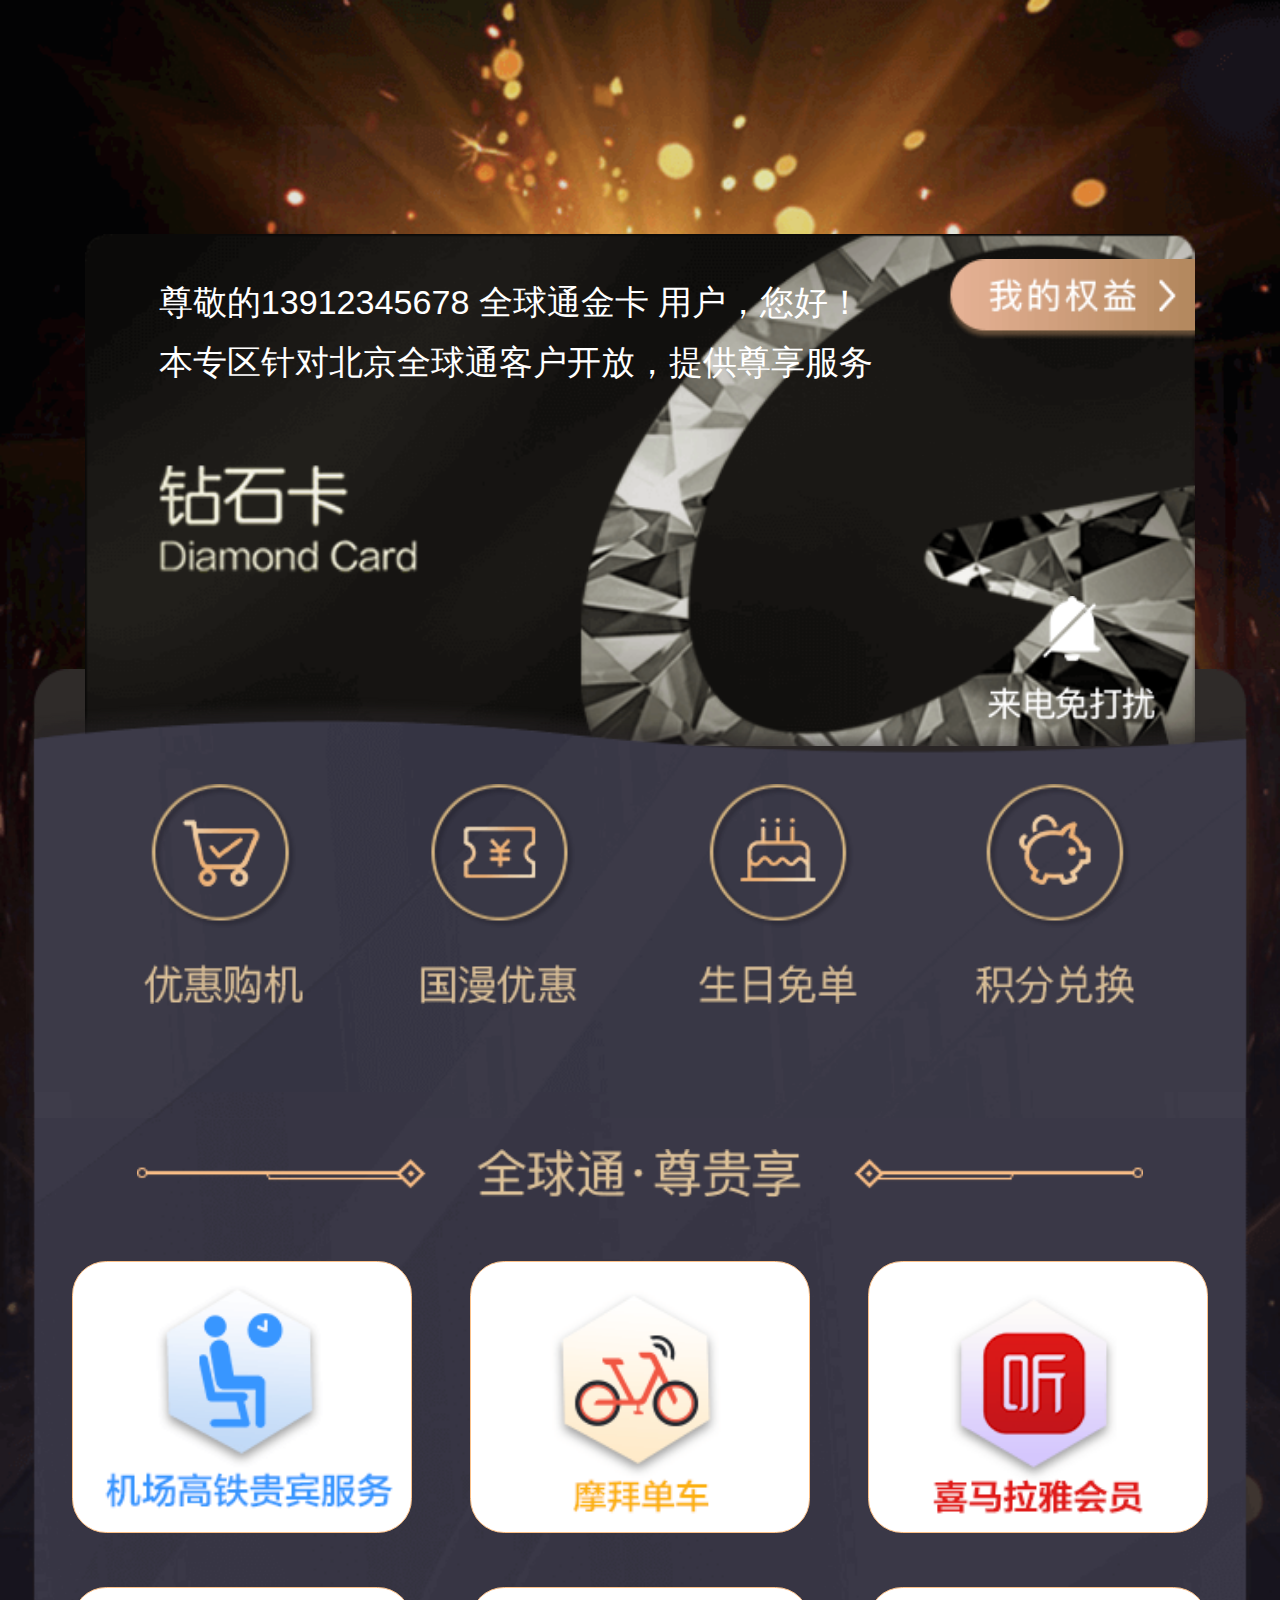
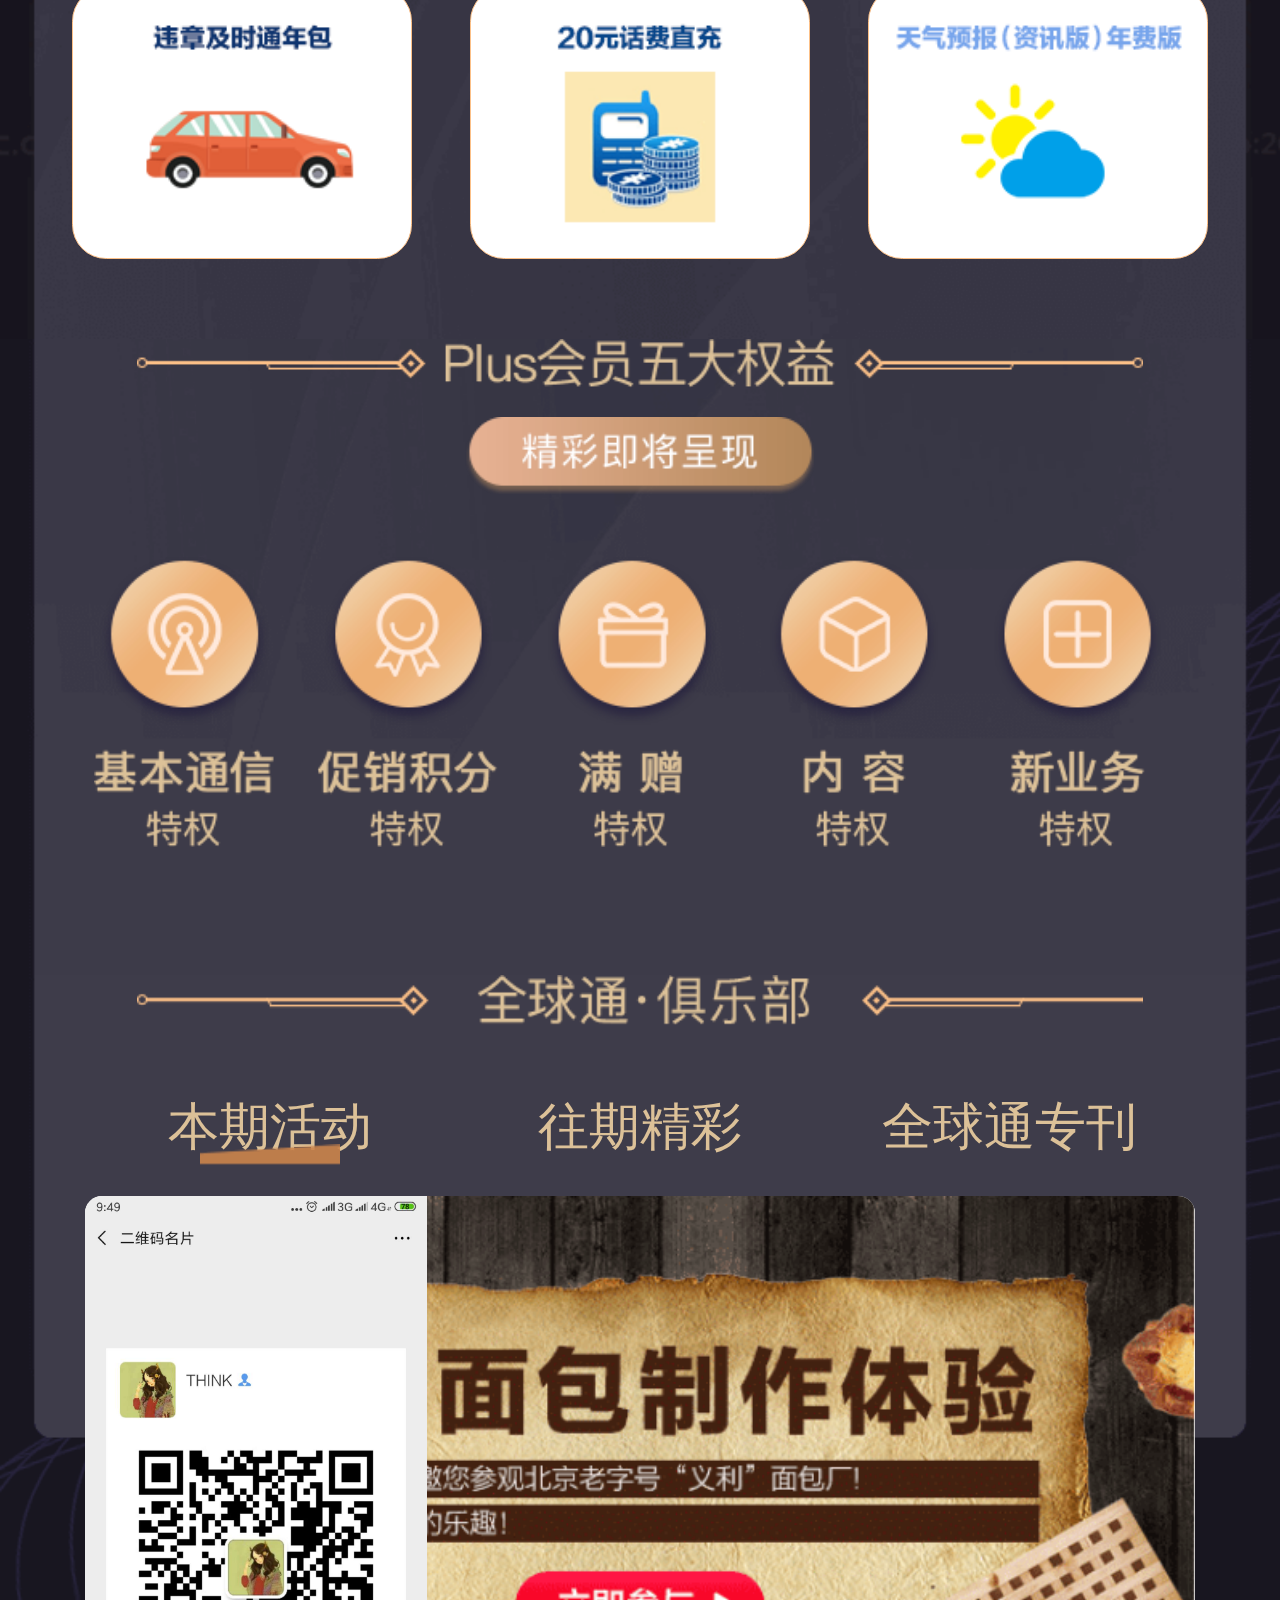
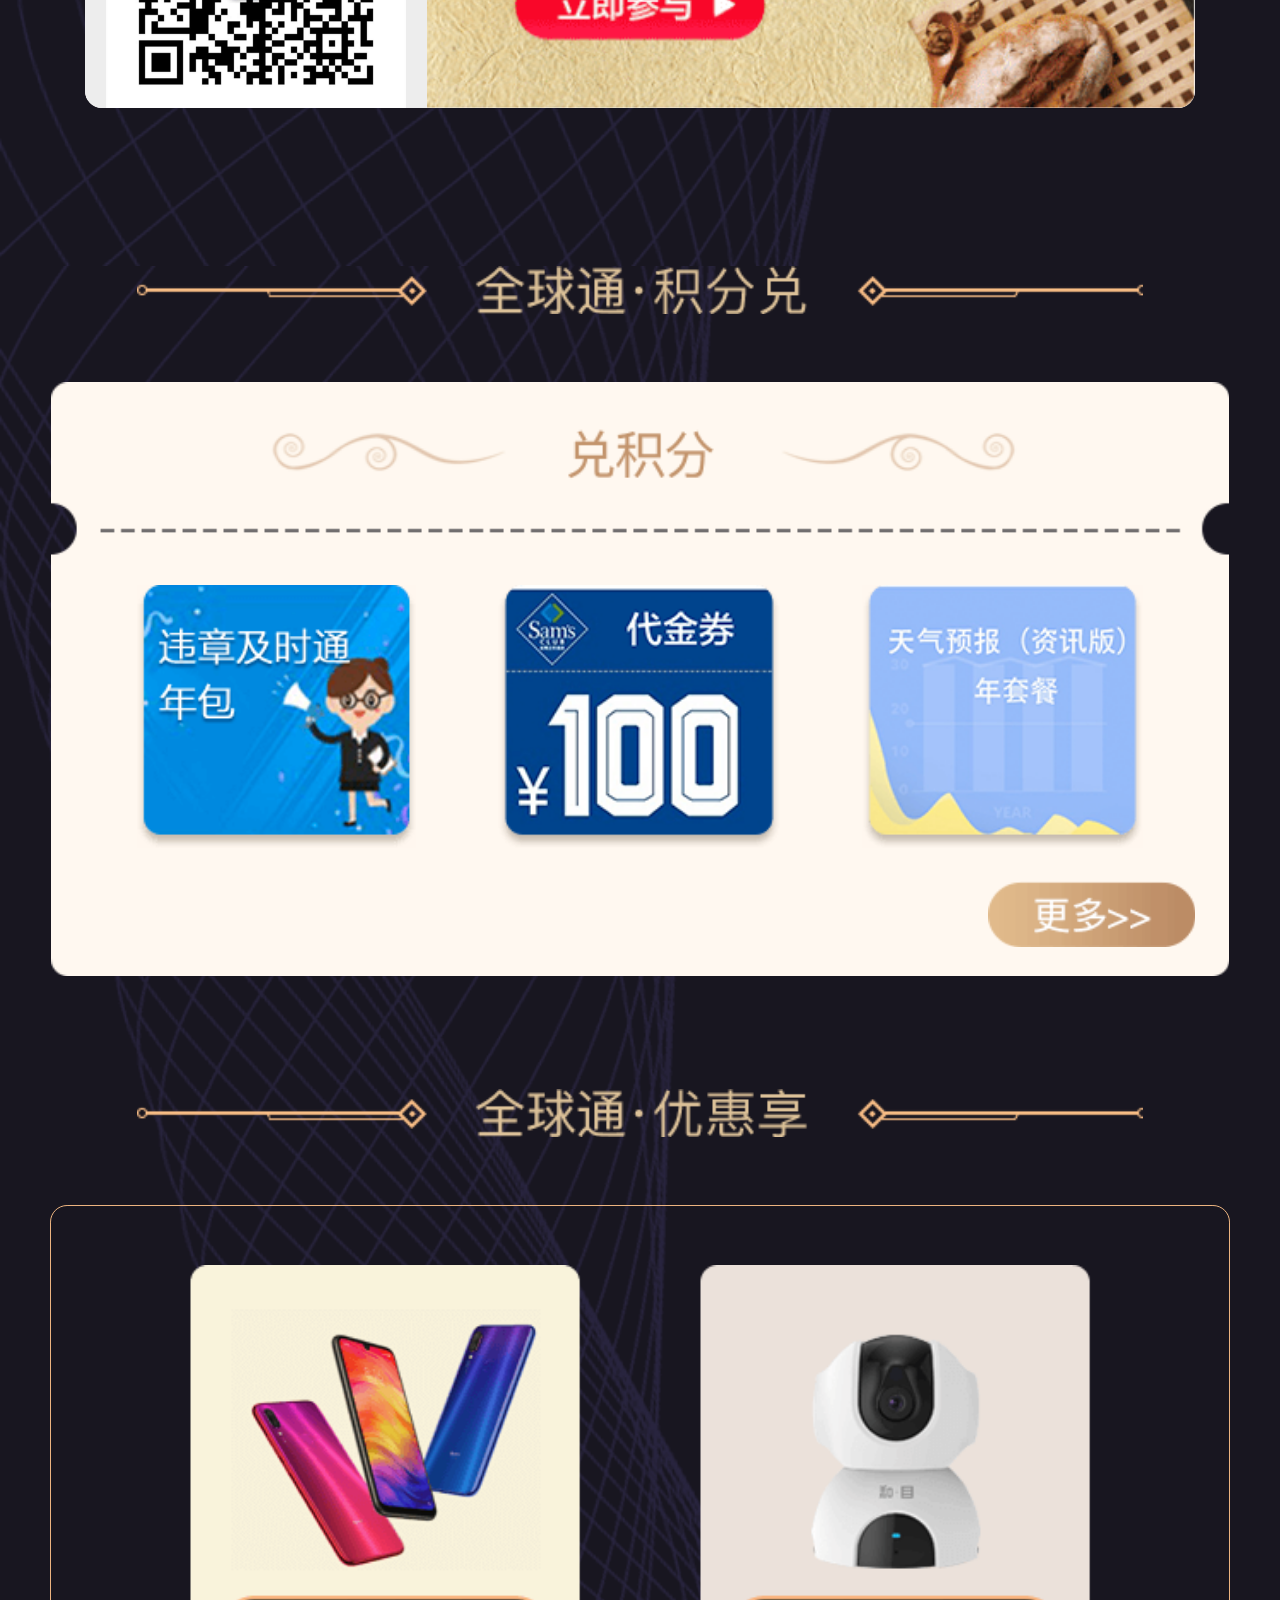
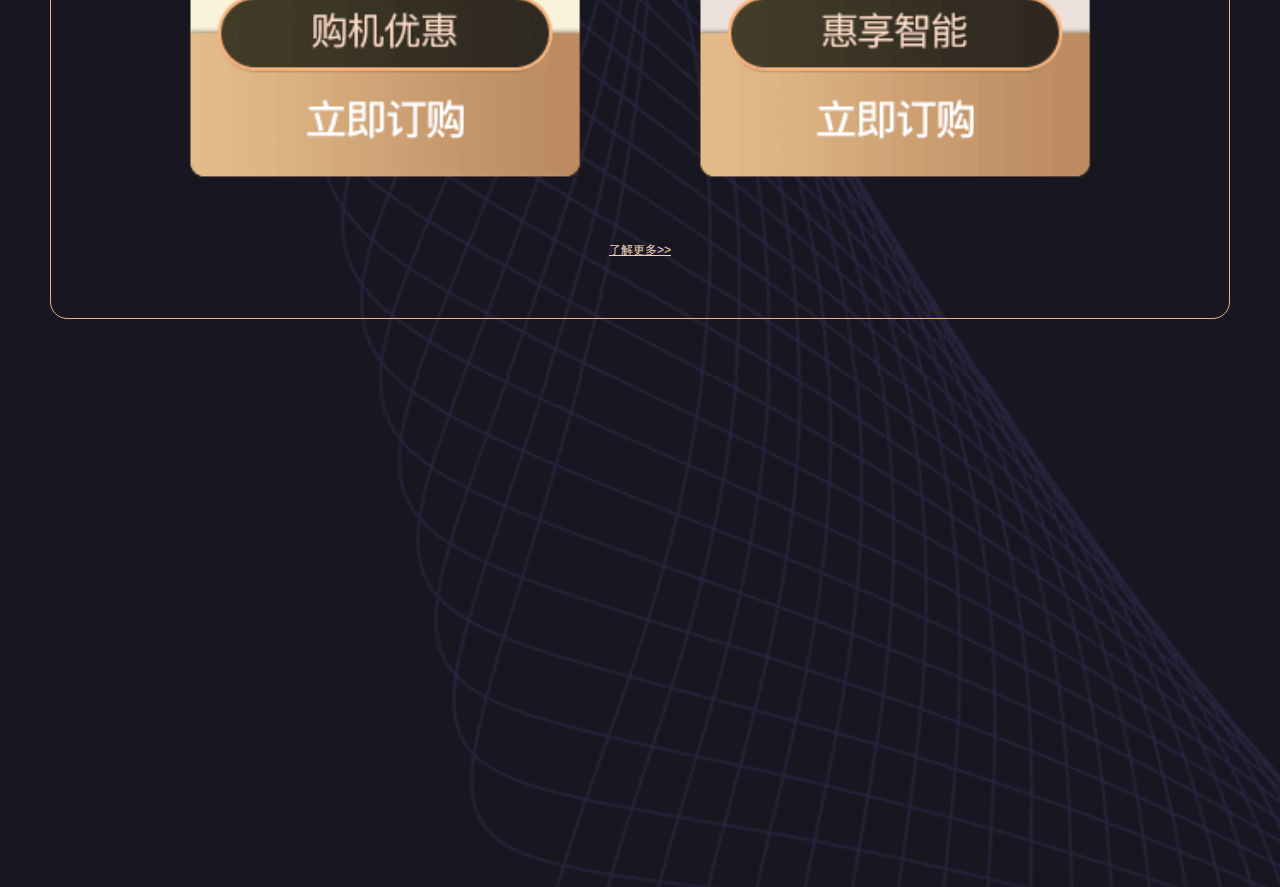
<file: index.html>
<!DOCTYPE html>
<html lang="en">
<head>
    <meta charset="UTF-8">
    <meta name="viewport" content="width=device-width, initial-scale=1.0, maximum-scale=1.0, minimum-scale=1.0, user-scalable=no, viewport-fit=cover">
    <meta http-equiv="X-UA-Compatible" content="ie=edge">
    <title>北京移动</title>
    <link rel="stylesheet" href="css/reset.min.css">
    <link rel="stylesheet" href="css/swiper.min.css">
    <link rel="stylesheet" href="css/styles.css">
    <!-- <script src="js/less-1.7.0.min.js"></script> -->
</head>
<body>
    <script src="js/jquery-1.10.1.min.js"></script>
    <script src="js/swiper.min.js"></script>
    <script src="js/index.js"></script>
    <section class="part_01">
        <div class="ka_zuanshi">
            <div>
                <p>尊敬的<span>13912345678</span> 全球通<span id="ka_style">金卡</span> 用户，您好！ 本专区针对北京全球通客户开放，提供尊享服务</p>
            </div>
            <div>
                <a href="javascript:void(0);" id="wenhao"></a>
                <a href="javascript:void(0);"></a>
            </div>
        </div>
    </section>
    <section class="part_02">
        <div>
            <ul>
                <li><a href="http://10086.cn/d/naAvAr"></a></li>
                <li><a href="http://10086.cn/d/naAvAr"></a></li>
                <li><a href="http://10086.cn/d/naAvAr"></a></li>
                <li><a href="http://www.bj.10086.cn/jfg/h5/star/index"></a></li>
            </ul>
        </div>
    </section>
    <section class="part_03">
        <div></div>
        <ul>
            <li><a href="http://andmarket.bmcc.com.cn/am/s/buypageinfo/xiangqing.do?rCode=111004264772&c=6"></a></li>
            <li><a href="http://andmarket.bmcc.com.cn/am/s/buypageinfo/xiangqing.do?rCode=111004264778&c=6"></a></li>
            <li><a href="http://andmarket.bmcc.com.cn/am/s/buypageinfo/xiangqing.do?rCode=111004265738&c=6"></a></li>
            <li><a href="http://www.bj.10086.cn/jfg/h5/item/detail/11274.html"></a></li>
            <li><a href="http://www.bj.10086.cn/jfg/h5/item/detail/11116.html"></a></li>
            <li><a href="http://www.bj.10086.cn/jfg/h5/item/detail/11272.html"></a></li>
        </ul>
    </section>
    <section class="part_04">
        <div>
            <div></div>
            <div></div>
            <ul>
                <li><a href="javascript:void(0);"></a></li>
                <li><a href="javascript:void(0);"></a></li>
                <li><a href="javascript:void(0);"></a></li>
                <li><a href="javascript:void(0);"></a></li>
                <li><a href="javascript:void(0);"></a></li>
            </ul>    
        </div>
    </section>
    <section class="part_05">
        <div></div>
        <div class="lunbo">
            <div id="tab">
                <p>
                    <span>本期活动</span>
                    <span class="act"></span>
                </p>
                <p>
                    <span>往期精彩</span>
                    <span></span>
                </p>
                <p>
                    <span>全球通专刊</span>
                    <span></span>
                </p>
            </div>
            <!-- 轮播 -->
            <div>
                <div class="bg bg_active">
                    <div class="swiper-container" id="swiper1">
                        <div class="swiper-wrapper">
                             <!-- 义利面包制作体验活动链接 -->
                            <div class="swiper-slide"><a href="http://xj.digi-zones.com/html-v2" class="lb_si_01">
                                <img src="./images/code.jpg" style="width:2rem;" alt="">
                            </a></div>
                            <!-- 马布里 -->
                            <div class="swiper-slide"> <a href="http://xj.digi-zones.com/Marbury1" class="lb_si_02"></a></div>
                             <!-- <div class="swiper-slide"><a href="javascript:void(0);">slider3</a></div> -->
                        </div>
                     </div>
                     <!-- 如果需要分页器 -->
                    <div class="swiper-pagination pagination1"></div>
                </div>
                <div class="bg">
                    <div class="swiper-container" id="swiper2">
                        <div class="swiper-wrapper">
                            <!-- 《海王》观影活动链接 -->
                            <div class="swiper-slide"><a href="http://xj.digi-zones.com/m_xj_mar/activity/a1.html"class="lb_wq_01"></a></div>
                            <!-- 咖啡制作体验活动连接 -->
                            <div class="swiper-slide"><a href="http://xj.digi-zones.com/m_xj_mar/activity/a2.html"class="lb_wq_02"></a></div>
                            <!-- 久石让•宫崎骏动漫视听音乐会链接 -->
                            <div class="swiper-slide"><a href="http://xj.digi-zones.com/m_xj_mar/activity/a3.html"class="lb_wq_03"></a></div>
                            <!-- 儿童节专场活动连接 -->
                            <div class="swiper-slide"><a href="http://xj.digi-zones.com/m_xj_mar/activity/a4.html"class="lb_wq_04"></a></div>
                            <!-- 经济形势及供给侧改革剖析大讲堂链接 -->
                            <div class="swiper-slide"><a href="http://xj.digi-zones.com/m_xj_mar/activity/a5.html"class="lb_wq_05"></a></div>
                        </div>
                    </div>
                      <!-- 如果需要分页器 -->
                      <div class="swiper-pagination pagination2"></div>
                </div>
                <div class="bg">
                    <div class="swiper-container" id="swiper3">
                        <div class="swiper-wrapper">
                            <!-- 2月专刊优惠购链接 -->
                            <div class="swiper-slide"><a href="http://serviceimg.bmcc.com.cn/weixin/style/2019wx/ClubSpecialIssue2019/index2.html" class="lb_qq_01"></a></div>
                            <!-- 2月专刊免费领链接 -->
                            <div class="swiper-slide"><a href="http://serviceimg.bmcc.com.cn/weixin/style/2019wx/ClubSpecialIssue2019/index.html" class="lb_qq_02"></a></div>
                            <!-- 3月VIP版专刊链接 -->
                            <div class="swiper-slide"><a href="http://serviceimg.bmcc.com.cn/weixin/style/2019wx/marchSpecialIssueVIP/index.html" class="lb_qq_03"></a></div>
                            <!-- 3月普通版专刊连接 -->
                            <div class="swiper-slide"><a href="http://serviceimg.bmcc.com.cn/weixin/style/2019wx/marchSpecialIssue/index.html" class="lb_qq_04"></a></div>
                        </div>
                    </div>
                      <!-- 如果需要分页器 -->
                      <div class="swiper-pagination pagination3"></div>
                </div>
            </div>
        </div>
        <div></div>
    </section>
    <section class="part_06">
        <div></div>
        <div>
            <!-- <a href="javascript:void(0);"></a> -->
            <ul>
                <li><a href="http://www.bj.10086.cn/jfg/h5/item/detail/11274.html"></a></li>
                  <!-- 100 -->
                  <li><a href="http://www.bj.10086.cn/jfg/h5/item/detail/10784.html"></a></li>
                <!-- 天气 -->
                <li><a href="http://www.bj.10086.cn/jfg/h5/item/detail/11272.html"></a></li>
              
            </ul>
            <div><a href="http://www.bj.10086.cn/jfg/h5/star/index"></a></div>
        </div>
     
    </section>
    <section class="part_07">
        <div></div>
        <div>
            <ul>
                <li><a href="javascript:void(0);"></a></li>
                <li><a href="javascript:void(0);"></a></li>
            </ul>
            <a  href="javascript:void(0);">了解更多>></a>
        </div>
    </section>
    <section class="part_08"></section>
    <!-- 弹窗问号银卡以下 -->
    <section class="pop pop_yinx">
        <div>
            <div>
                <p>尊敬的全球通用户该权益只针对银</p>
                <p>卡及以上用户提供，您可以办理 </p>
                <p>
                    <a href="" style='text-decoration: underline; color:#fff47d;'> 全球通无限尊享／畅享智选 </a>
                </p>
                <p>升级银卡，尊享权益。</p>
            </div>
            <span class="close"></span>
        </div>
    </section>
    <!-- 银卡级以上的用户 -->
    <section class="pop pop_yins">
        <div>
            <div>
                <p>2018年全球通焕新归来，综合测评</p>
                <p>您的在网时长、消费记录匹配了您</p>
                <p>现在的身份，可尊享全球通权益</p>
            </div>
            <span class="close"></span>
        </div>
    </section>
    <!-- 首次弹窗 -->
    <section class="pop pop_first">
        <div>
            <div>
                <p>尊贵的<span>xx</span> 用户！您已登录全球通专区，为感谢您的支持与信赖，赠送3GB国内通用流量，当月生效快来享受您的专属权</p>
                <span class="close" id="sumbit_btn"></span>
            </div>
        </div>
        <span class="close"></span>
    </section>
    <!-- 遮罩层 -->
    <section class="mask" id="mask"></section>
</body>
</html>
</file>
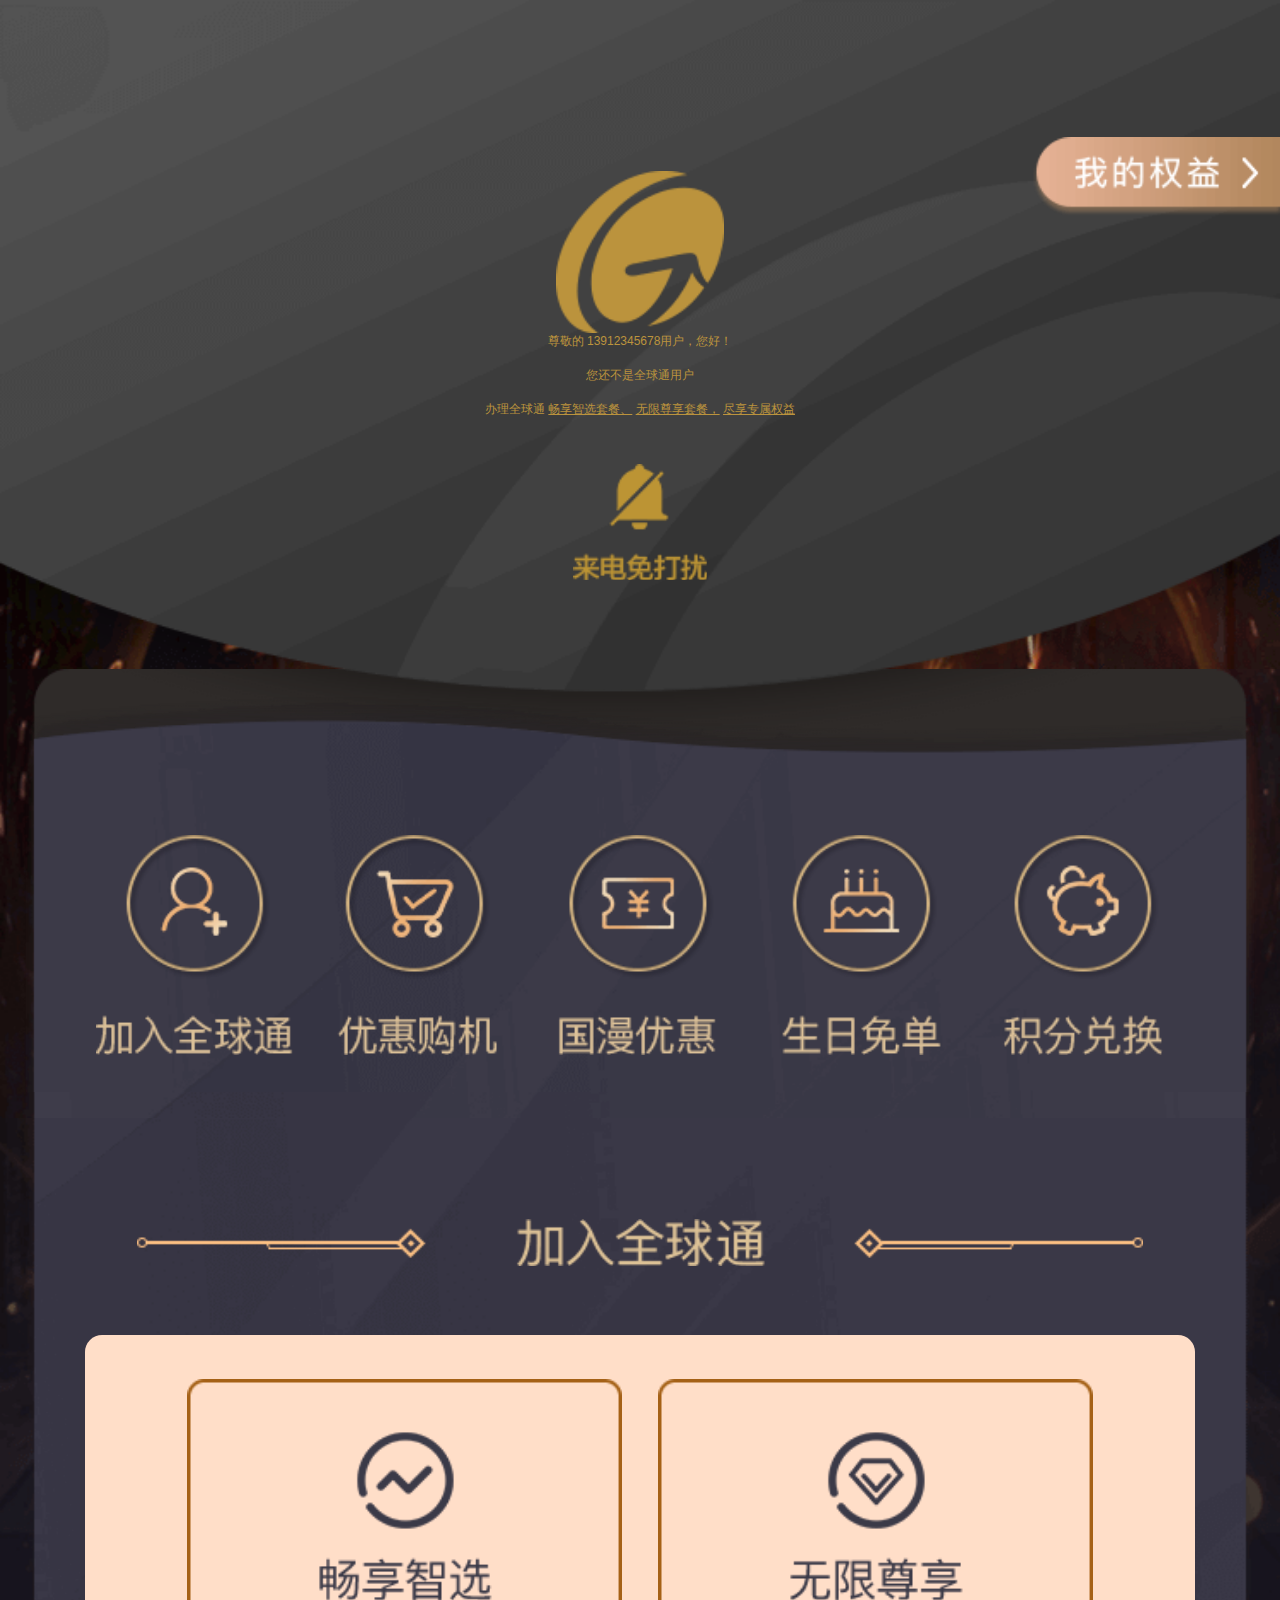
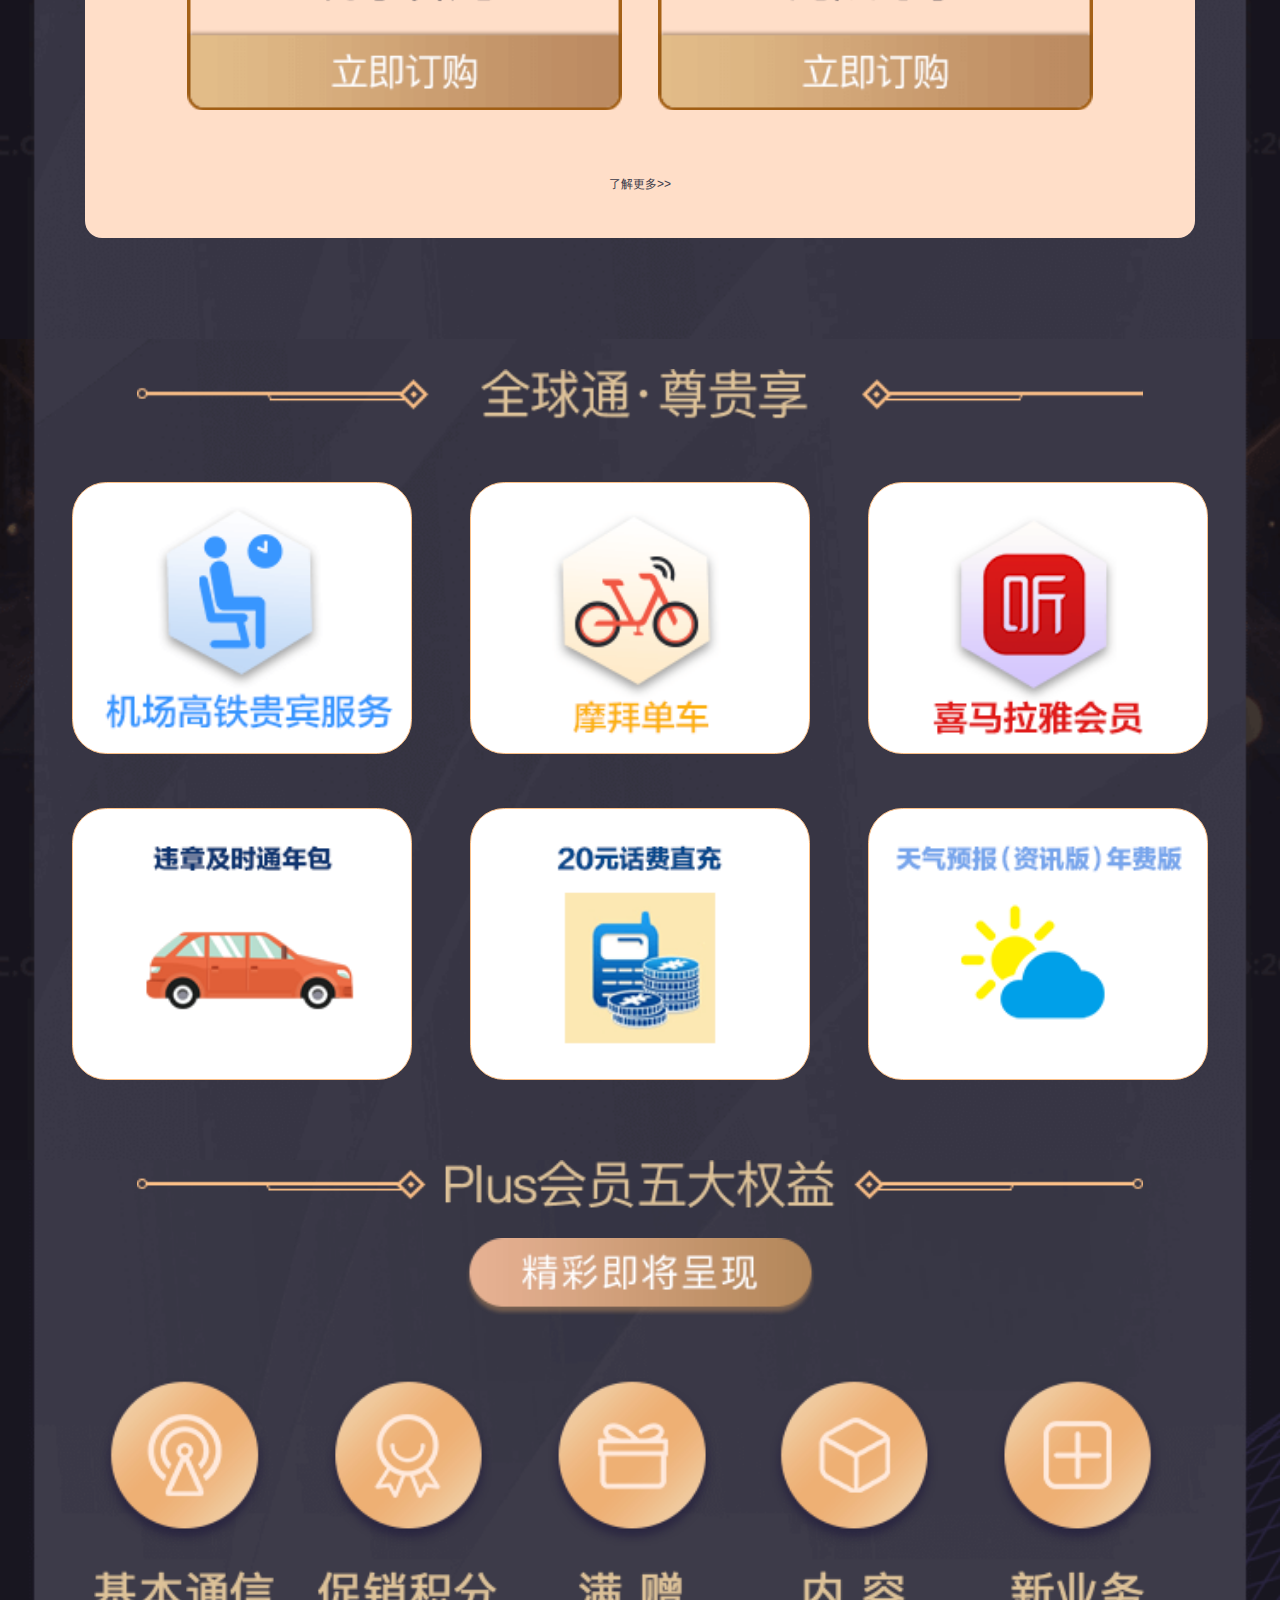
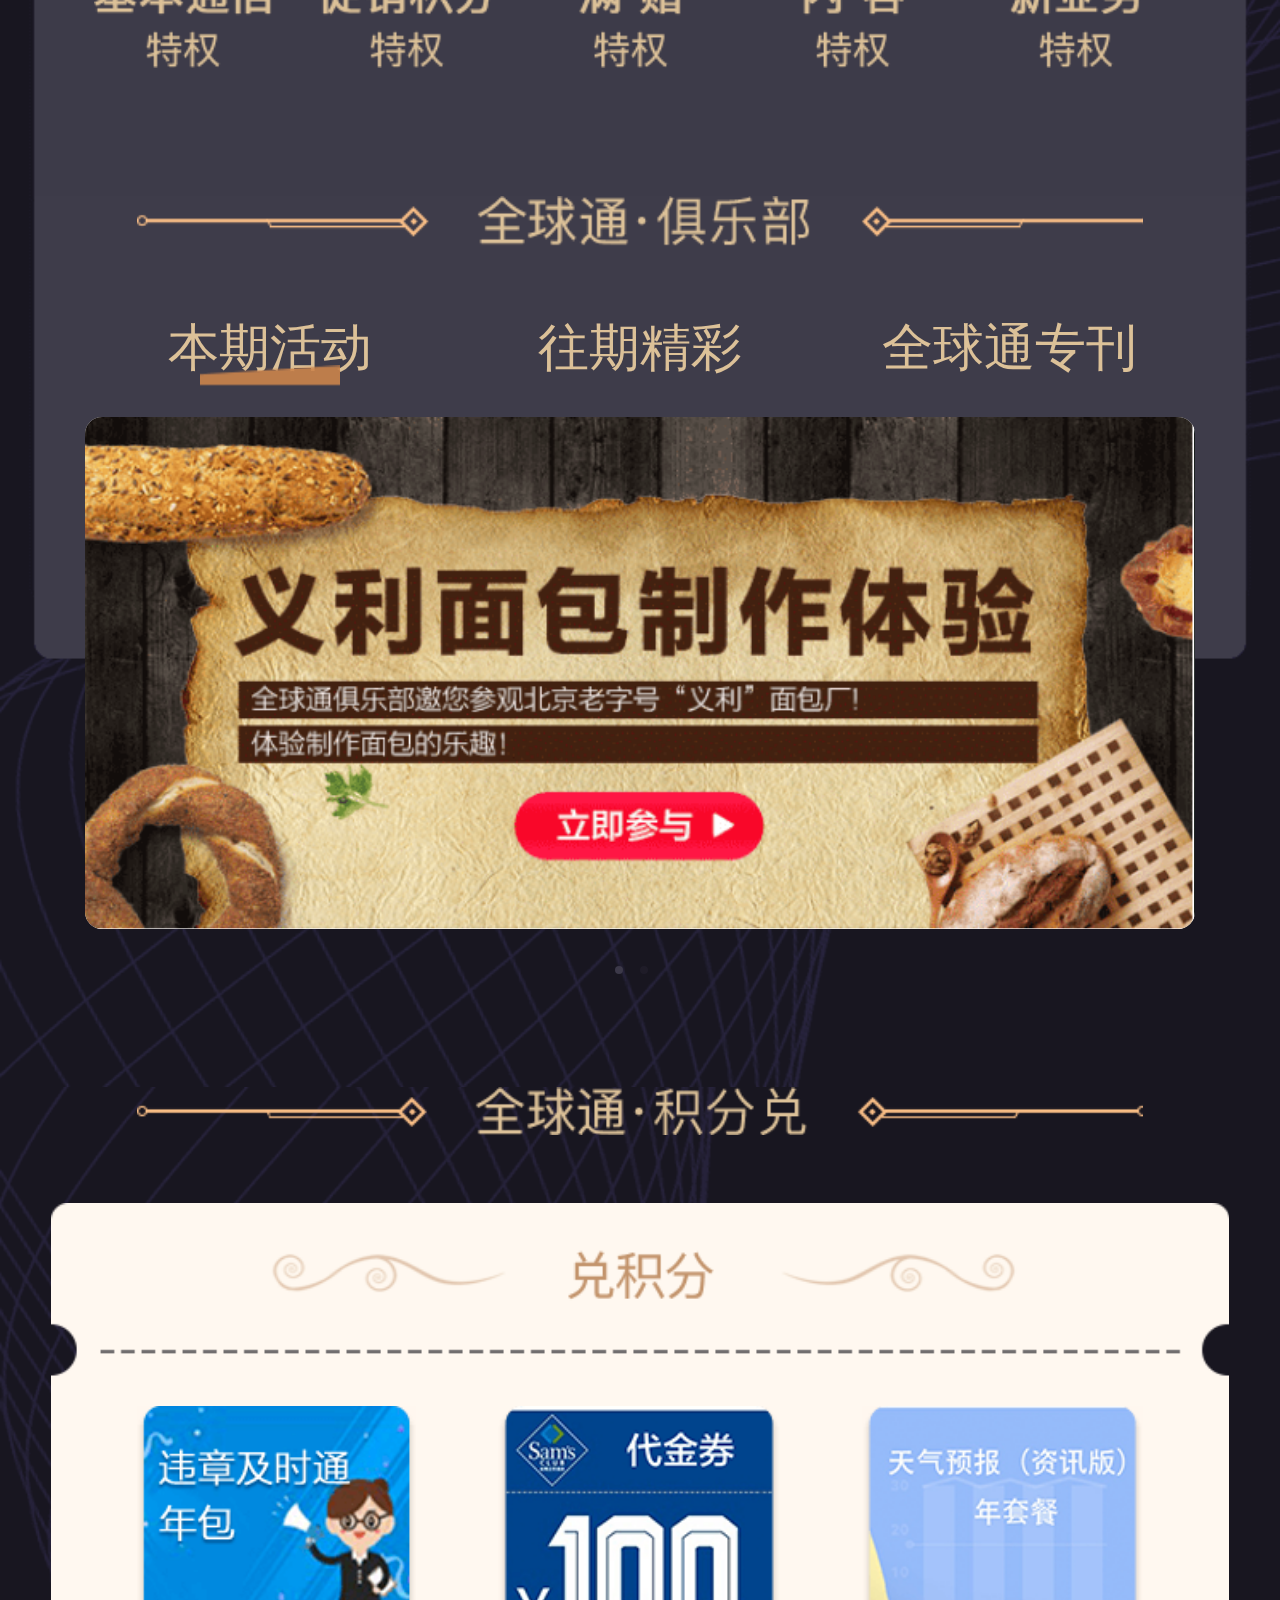
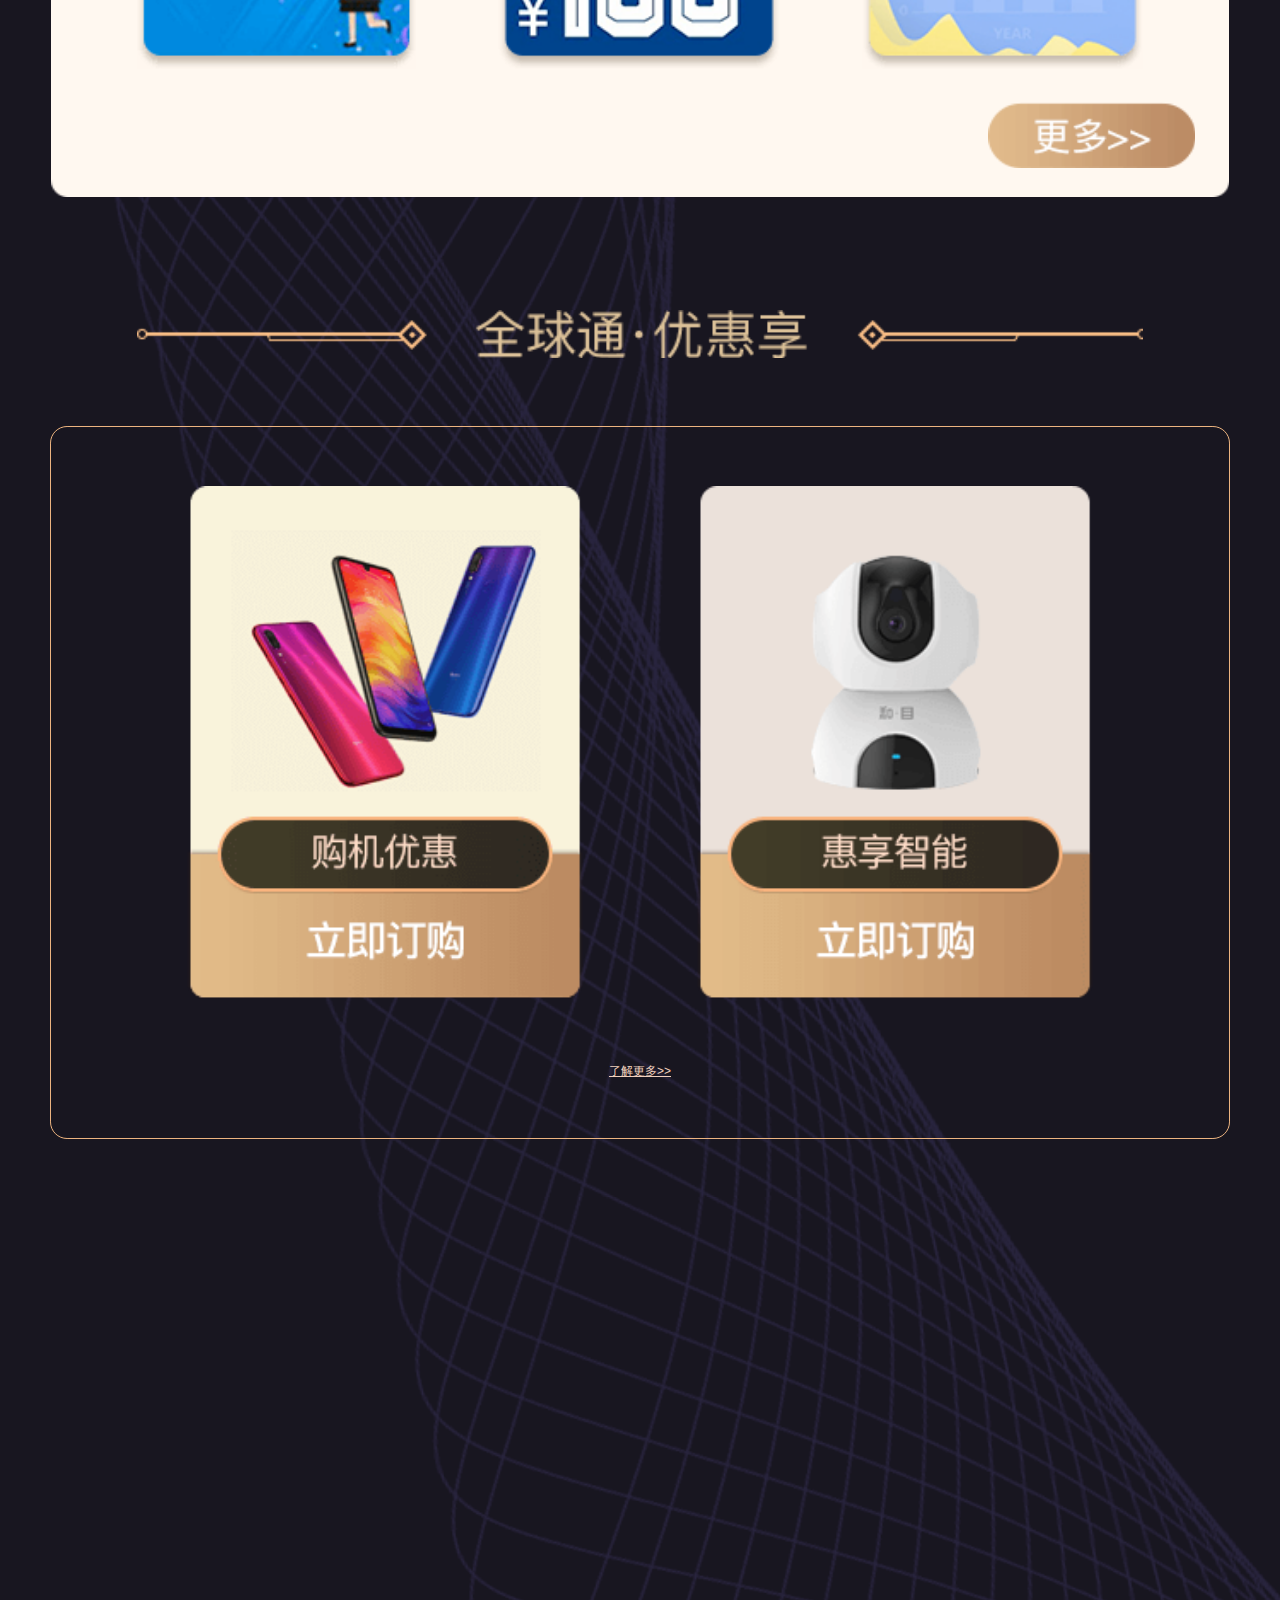
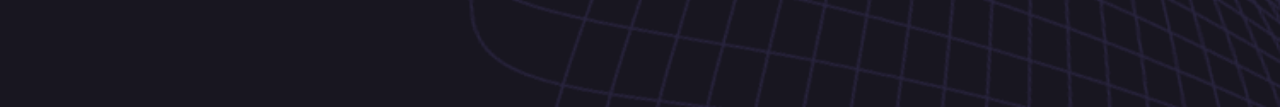
<file: nogloable.html>
<!DOCTYPE html>
<html lang="en">
<head>
    <meta charset="UTF-8">
    <meta name="viewport" content="width=device-width, initial-scale=1.0, maximum-scale=1.0, minimum-scale=1.0, user-scalable=no, viewport-fit=cover">
    <meta http-equiv="X-UA-Compatible" content="ie=edge">
    <title>北京移动</title>
    <link rel="stylesheet" href="css/reset.min.css">
    <link rel="stylesheet" href="css/swiper.min.css">
    <link rel="stylesheet" href="css/noglobale.css">
    <!-- <script src="js/less-1.7.0.min.js"></script> -->
</head>
<body>
    <script src="js/jquery-1.10.1.min.js"></script>
    <script src="js/swiper.min.js"></script>
    <script src="js/noglobale.js"></script>
    <section class="part_01">
        <div class="ka">
            <div id="wenhao"></div>
            <div>
                <p class="logo"></p>
                <p>尊敬的 <span> 13912345678</span>用户，您好！</p>
                <p>您还不是全球通用户 </p>
                <p> 办理全球通
                    <a href="javascript:void(0);" style='text-decoration: underline;'> 畅享智选套餐、</a>
                    <a href="javascript:void(0);" style='text-decoration: underline;'>无限尊享套餐，</a>
                    <a href="javascript:void(0);" style='text-decoration: underline;'>尽享专属权益</a>
                </p>
                <p></p>
            </div>
        </div>
    </section>
    <section class="part_02">
        <div>
            <ul>
                <li><a href="javascript:void(0);"></a></li>
                <li><a href="http://10086.cn/d/naAvAr"></a></li>
                <li><a href="http://10086.cn/d/naAvAr"></a></li>
                <li><a href="http://10086.cn/d/naAvAr"></a></li>
                <li><a href="http://www.bj.10086.cn/jfg/h5/star/index"></a></li>
            </ul>
        </div>
    </section>
    <section class="add">
        <div></div>
        <div>
            <ul>
                <li><a href="http://service.bj.10086.cn/m/jsp/whcntclxqut/index.jsp"></a></li>
                <li><a href="http://service.bj.10086.cn/m/jsp/whcntclxqut/index.jsp"></a></li>
            </ul>
            <a  href="javascript:void(0);">了解更多>></a>
        </div>
    </section>
    <section class="part_03">
        <div></div>
        <ul>
            <li><a href="http://andmarket.bmcc.com.cn/am/s/buypageinfo/xiangqing.do?rCode=111004264772&c=6"></a></li>
            <li><a href="http://andmarket.bmcc.com.cn/am/s/buypageinfo/xiangqing.do?rCode=111004264778&c=6"></a></li>
            <li><a href="http://andmarket.bmcc.com.cn/am/s/buypageinfo/xiangqing.do?rCode=111004265738&c=6"></a></li>
            <li><a href="http://www.bj.10086.cn/jfg/h5/item/detail/11274.html"></a></li>
            <li><a href="http://www.bj.10086.cn/jfg/h5/item/detail/11116.html"></a></li>
            <li><a href="http://www.bj.10086.cn/jfg/h5/item/detail/11272.html"></a></li>
        </ul>
    </section>
    <section class="part_04">
        <div>
            <div></div>
            <div></div>
            <ul>
                <li><a href="javascript:void(0);"></a></li>
                <li><a href="javascript:void(0);"></a></li>
                <li><a href="javascript:void(0);"></a></li>
                <li><a href="javascript:void(0);"></a></li>
                <li><a href="javascript:void(0);"></a></li>
            </ul>    
        </div>
    </section>
    <section class="part_05">
        <div></div>
        <div class="lunbo">
            <div id="tab">
                <p>
                    <span>本期活动</span>
                    <span class="act"></span>
                </p>
                <p>
                    <span>往期精彩</span>
                    <span></span>
                </p>
                <p>
                    <span>全球通专刊</span>
                    <span></span>
                </p>
            </div>
            <!-- 轮播 -->
            <div>
                <div class="bg bg_active">
                    <div class="swiper-container" id="swiper1">
                        <div class="swiper-wrapper">
                            <!-- 义利面包制作体验活动链接 -->
                            <div class="swiper-slide">
                                <a href="http://xj.digi-zones.com/html-v2" class="lb_si_01"></a>
                            </div>
                           <!-- 马布里 -->
                            <div class="swiper-slide"> <a href="http://xj.digi-zones.com/Marbury1" class="lb_si_02"></a></div>
                                <!-- <div class="swiper-slide"><a href="javascript:void(0);">slider3</a></div> -->
                        </div>
                    </div>
                     <!-- 如果需要分页器 -->
                    <div class="swiper-pagination pagination1"></div>
                </div>
                <div class="bg">
                    <div class="swiper-container" id="swiper2">
                        <div class="swiper-wrapper">
                            <!-- 《海王》观影活动链接 -->
                            <div class="swiper-slide">
                                <a href="http://xj.digi-zones.com/m_xj_mar/activity/a1.html" class="lb_wq_01"></a>
                            </div>
                            <!-- 咖啡制作体验活动连接 -->
                            <div class="swiper-slide">
                                <a href="http://xj.digi-zones.com/m_xj_mar/activity/a2.html" class="lb_wq_02"></a>
                            </div>
                            <!-- 久石让•宫崎骏动漫视听音乐会链接 -->
                            <div class="swiper-slide">
                                <a href="http://xj.digi-zones.com/m_xj_mar/activity/a3.html" class="lb_wq_03"></a>
                            </div>
                            <!-- 儿童节专场活动连接 -->
                            <div class="swiper-slide">
                                <a href="http://xj.digi-zones.com/m_xj_mar/activity/a4.html" class="lb_wq_04"></a>
                            </div>
                            <!-- 经济形势及供给侧改革剖析大讲堂链接 -->
                            <div class="swiper-slide">
                                <a href="http://xj.digi-zones.com/m_xj_mar/activity/a5.html" class="lb_wq_05"></a>
                            </div>
                        </div>
                    </div>
                      <!-- 如果需要分页器 -->
                      <div class="swiper-pagination pagination2"></div>
                </div>
                <div class="bg">
                    <div class="swiper-container" id="swiper3">
                        <div class="swiper-wrapper">
                            <!-- 2月专刊优惠购链接 -->
                            <div class="swiper-slide">
                                <a href="http://serviceimg.bmcc.com.cn/weixin/style/2019wx/ClubSpecialIssue2019/index2.html" class="lb_qq_01"></a>
                            </div>
                            <!-- 2月专刊免费领链接 -->
                            <div class="swiper-slide">
                                <a href="http://serviceimg.bmcc.com.cn/weixin/style/2019wx/ClubSpecialIssue2019/index.html" class="lb_qq_02"></a>
                            </div>
                            <!-- 3月VIP版专刊链接 -->
                            <div class="swiper-slide">
                                <a href="http://serviceimg.bmcc.com.cn/weixin/style/2019wx/marchSpecialIssueVIP/index.html" class="lb_qq_03"></a>
                            </div>
                            <!-- 3月普通版专刊连接 -->
                            <div class="swiper-slide">
                                <a href="http://serviceimg.bmcc.com.cn/weixin/style/2019wx/marchSpecialIssue/index.html" class="lb_qq_04"></a>
                            </div>
                        </div>
                    </div>
                      <!-- 如果需要分页器 -->
                      <div class="swiper-pagination pagination3"></div>
                </div>
            </div>
        </div>
        <div></div>
    </section>
    <section class="part_06">
        <div></div>
        <div>
            <ul>
                <li><a href="http://www.bj.10086.cn/jfg/h5/item/detail/11274.html"></a></li>
                <!-- 100 -->
                <li><a href="http://www.bj.10086.cn/jfg/h5/item/detail/10784.html"></a></li>
                <!-- 天气 -->
                <li><a href="http://www.bj.10086.cn/jfg/h5/item/detail/11272.html"></a></li>
            </ul>
            <div><a href="http://www.bj.10086.cn/jfg/h5/star/index"></a></div>
        </div>
    </section>
    <section class="part_07">
        <div></div>
        <div>
            <ul>
                <li><a href="javascript:void(0);"></a></li>
                <li><a href="javascript:void(0);"></a></li>
            </ul>
            <a  href="javascript:void(0);">了解更多>></a>
        </div>
    </section>
    <section class="part_08"></section>
      <!-- 弹窗问号银卡以下 -->
      <section class="pop">
        <div>
            <div>
                <p>全球通权益仅针对全球通</p>
                <p>银卡及以上用户开放，</p>
                <p>你可办理<span> XXX</span>加入全球通</p>
            </div>
            <span class="close"></span>
        </div>
    </section>
    <!-- 遮罩层 -->
    <section class="mask" id="mask"></section>
</body>
</html>
</file>
<file: css/styles.css>
* {
  margin: 0;
  padding: 0;
}
html,
body {
  height: 100%;
  background-color: #333;
  /* 遮罩层 */
}
html section.part_01,
body section.part_01 {
  width: 7.5rem;
  height: 3.92rem;
  background: url('../images/bg_01.png') no-repeat;
  background-size: cover;
  position: relative;
}
html section.part_01 > div,
body section.part_01 > div {
  width: 6.5rem;
  height: 3rem;
  background-color: #fff;
  position: absolute;
  left: 0;
  right: 0;
  margin: auto;
  bottom: -0.45rem;
  z-index: 1;
}
html section.part_01 > div.ka_zuanshi,
body section.part_01 > div.ka_zuanshi {
  background: url('../images/ka_zuanshi.png') no-repeat;
  background-size: cover;
}
html section.part_01 > div.ka_baijin,
body section.part_01 > div.ka_baijin {
  background: url('../images/ka_baijin.png') no-repeat;
  background-size: cover;
}
html section.part_01 > div.ka_jin,
body section.part_01 > div.ka_jin {
  background: url('../images/ka_jin.png') no-repeat;
  background-size: cover;
}
html section.part_01 > div.ka_yin,
body section.part_01 > div.ka_yin {
  background: url('../images/ka_yin.png') no-repeat;
  background-size: cover;
}
html section.part_01 > div > div:nth-child(1) > p,
body section.part_01 > div > div:nth-child(1) > p {
  width: 4.3rem;
  height: .53rem;
  color: #fff;
  font-size: .2rem;
  margin: .23rem 0 0 .43rem;
  line-height: .35rem;
}
html section.part_01 > div > div:nth-child(2),
body section.part_01 > div > div:nth-child(2) {
  width: 1.45rem;
  height: 2.7rem;
  display: flex;
  flex-direction: column;
  justify-content: space-between;
  align-items: center;
  position: absolute;
  right: 0;
  margin: auto;
  top: 0;
  bottom: 0;
  z-index: 100;
}
html section.part_01 > div > div:nth-child(2) > a,
body section.part_01 > div > div:nth-child(2) > a {
  display: inline-block;
}
html section.part_01 > div > div:nth-child(2) > a:nth-child(1),
body section.part_01 > div > div:nth-child(2) > a:nth-child(1) {
  width: 1.45rem;
  height: .47rem;
  background: url('../images/my.png') no-repeat;
  background-size: cover;
}
html section.part_01 > div > div:nth-child(2) > a:nth-child(2),
body section.part_01 > div > div:nth-child(2) > a:nth-child(2) {
  width: .98rem;
  height: .73rem;
  background: url('../images/darao.png') no-repeat;
  background-size: cover;
}
html section.part_02,
body section.part_02 {
  width: 7.5rem;
  height: 2.63rem;
  background: url('../images/bg_02.png') no-repeat;
  background-size: cover;
}
html section.part_02 > div,
body section.part_02 > div {
  width: 7.5rem;
  height: 2.48rem;
  background: url('../images/bg_02_02.png') no-repeat;
  background-size: cover;
  position: absolute;
  left: 0;
  right: 0;
  margin: 0 auto;
  z-index: 2;
}
html section.part_02 > div > ul,
body section.part_02 > div > ul {
  display: flex;
  justify-content: space-around;
  position: absolute;
  left: 0;
  right: 0;
  margin: auto;
  bottom: .5rem;
  width: 6.5rem;
}
html section.part_02 > div > ul li > a,
body section.part_02 > div > ul li > a {
  display: inline-block;
  width: 1.18rem;
  height: 1.29rem;
  background: url('../images/icon_01.png') no-repeat;
  background-size: cover;
}
html section.part_02 > div > ul li:nth-child(1) > a,
body section.part_02 > div > ul li:nth-child(1) > a {
  background-position: -1.36rem 0;
}
html section.part_02 > div > ul li:nth-child(2) > a,
body section.part_02 > div > ul li:nth-child(2) > a {
  background-position: -2.72rem 0;
}
html section.part_02 > div > ul li:nth-child(3) > a,
body section.part_02 > div > ul li:nth-child(3) > a {
  background-position: -4.08rem 0;
}
html section.part_02 > div > ul li:nth-child(4) > a,
body section.part_02 > div > ul li:nth-child(4) > a {
  background-position: -5.44rem 0;
}
html section.part_03,
body section.part_03 {
  width: 7.5rem;
  height: 4.81rem;
  background: url('../images/bg_03.png') no-repeat;
  background-size: cover;
  box-sizing: border-box;
  padding-top: .18rem;
}
html section.part_03 > div,
body section.part_03 > div {
  width: 5.90rem;
  height: .29rem;
  background: url('../images/zgx_01.png') no-repeat;
  background-size: cover;
  margin: 0 auto;
}
html section.part_03 > ul,
body section.part_03 > ul {
  width: 6.66rem;
  display: flex;
  justify-content: space-between;
  flex-wrap: wrap;
  margin: .37rem auto;
}
html section.part_03 > ul > li > a,
body section.part_03 > ul > li > a {
  display: inline-block;
  width: 1.98rem;
  height: 1.58rem;
  border-radius: .2rem;
  overflow: hidden;
  background-color: #fff;
  border: solid 1px #fcc087;
}
html section.part_03 > ul > li:nth-child(1),
body section.part_03 > ul > li:nth-child(1),
html section.part_03 > ul > li:nth-child(2),
body section.part_03 > ul > li:nth-child(2),
html section.part_03 > ul > li:nth-child(1),
body section.part_03 > ul > li:nth-child(1) {
  margin-bottom: .3rem;
}
html section.part_03 > ul > li:nth-child(1) > a,
body section.part_03 > ul > li:nth-child(1) > a {
  width: 1.98rem;
  height: 1.58rem;
  background: url('../images/icon_jichang.png') no-repeat;
  background-size: cover;
}
html section.part_03 > ul > li:nth-child(2) > a,
body section.part_03 > ul > li:nth-child(2) > a {
  width: 1.98rem;
  height: 1.58rem;
  background: url('../images/icon_mobai.png') no-repeat;
  background-size: cover;
}
html section.part_03 > ul > li:nth-child(3) > a,
body section.part_03 > ul > li:nth-child(3) > a {
  width: 1.98rem;
  height: 1.58rem;
  background: url('../images/icon_xima.png') no-repeat;
  background-size: cover;
}
html section.part_03 > ul > li:nth-child(4) > a,
body section.part_03 > ul > li:nth-child(4) > a {
  width: 1.98rem;
  height: 1.58rem;
  background: url('../images/icon_che.png') no-repeat;
  background-size: cover;
}
html section.part_03 > ul > li:nth-child(5) > a,
body section.part_03 > ul > li:nth-child(5) > a {
  width: 1.98rem;
  height: 1.58rem;
  background: url('../images/icon_100.png') no-repeat;
  background-size: cover;
}
html section.part_03 > ul > li:nth-child(6) > a,
body section.part_03 > ul > li:nth-child(6) > a {
  width: 1.98rem;
  height: 1.58rem;
  background: url('../images/icon_tianqi.png') no-repeat;
  background-size: cover;
}
html section.part_04,
body section.part_04 {
  width: 7.5rem;
  height: 3.73rem;
  background: url('../images/bg_04.png') no-repeat;
  background-size: cover;
}
html section.part_04 > div > div:nth-child(1),
body section.part_04 > div > div:nth-child(1) {
  width: 5.9rem;
  height: .29rem;
  background: url('../images/qy_01.png') no-repeat;
  background-size: cover;
  margin: 0 auto;
}
html section.part_04 > div > div:nth-child(2),
body section.part_04 > div > div:nth-child(2) {
  width: 2.04rem;
  height: .45rem;
  background: url('../images/qidai.png') no-repeat;
  background-size: cover;
  margin: .17rem auto .35rem;
}
html section.part_04 > div > ul,
body section.part_04 > div > ul {
  display: flex;
  justify-content: space-around;
  margin: auto;
  width: 6.52rem;
}
html section.part_04 > div > ul li > a,
body section.part_04 > div > ul li > a {
  display: inline-block;
  width: 1.18rem;
  height: 1.72rem;
  background: url('../images/icon_02.png') no-repeat;
  background-size: cover;
}
html section.part_04 > div > ul li:nth-child(1) > a,
body section.part_04 > div > ul li:nth-child(1) > a {
  background-position: 0 0;
}
html section.part_04 > div > ul li:nth-child(2) > a,
body section.part_04 > div > ul li:nth-child(2) > a {
  background-position: -1.36rem 0;
}
html section.part_04 > div > ul li:nth-child(3) > a,
body section.part_04 > div > ul li:nth-child(3) > a {
  background-position: -2.72rem 0;
}
html section.part_04 > div > ul li:nth-child(4) > a,
body section.part_04 > div > ul li:nth-child(4) > a {
  background-position: -4.08rem 0;
}
html section.part_04 > div > ul li:nth-child(5) > a,
body section.part_04 > div > ul li:nth-child(5) > a {
  background-position: -5.44rem 0;
}
html section.part_05,
body section.part_05 {
  width: 7.5rem;
  height: 5.22rem;
  background: url('../images/bg_05.png') no-repeat;
  background-size: cover;
  position: relative;
}
html section.part_05 > div:nth-child(1),
body section.part_05 > div:nth-child(1) {
  width: 5.9rem;
  height: .29rem;
  background: url('../images/jlb_01.png') no-repeat;
  background-size: cover;
  margin: 0 auto .4rem;
}
html section.part_05 > div:nth-child(3),
body section.part_05 > div:nth-child(3) {
  width: 1.21rem;
  height: .38rem;
  background: url('../images/liaojie.png') no-repeat;
  background-size: cover;
  position: absolute;
  right: .6rem;
  bottom: 1rem;
}
html section.part_06,
body section.part_06 {
  width: 7.5rem;
  height: 4.82rem;
  background: url('../images/bg_06.png') no-repeat;
  background-size: cover;
}
html section.part_06 > div:nth-child(1),
body section.part_06 > div:nth-child(1) {
  width: 5.9rem;
  height: .28rem;
  background: url('../images/jfd_01.png') no-repeat;
  background-size: cover;
  margin: 0 auto .4rem;
}
html section.part_06 > div:nth-child(2),
body section.part_06 > div:nth-child(2) {
  width: 6.9rem;
  height: 3.48rem;
  background: url('../images/jfd_02.png') no-repeat;
  background-size: cover;
  margin: 0 auto;
  display: flex;
  position: relative;
}
html section.part_06 > div:nth-child(2) > ul,
body section.part_06 > div:nth-child(2) > ul {
  display: flex;
  justify-content: space-between;
  margin: 0 auto;
  position: absolute;
  top: 1.19rem;
  width: 5.9rem;
  left: 0;
  right: 0;
  margin: auto;
}
html section.part_06 > div:nth-child(2) > ul li > a,
body section.part_06 > div:nth-child(2) > ul li > a {
  display: inline-block;
}
html section.part_06 > div:nth-child(2) > ul li:nth-child(1) > a,
body section.part_06 > div:nth-child(2) > ul li:nth-child(1) > a {
  width: 1.64rem;
  height: 1.54rem;
  background: url('../images/jfd_li_01.png') no-repeat;
  background-size: cover;
}
html section.part_06 > div:nth-child(2) > ul li:nth-child(2) > a,
body section.part_06 > div:nth-child(2) > ul li:nth-child(2) > a {
  width: 1.65rem;
  height: 1.54rem;
  background: url('../images/jfd_li_02.png') no-repeat;
  background-size: cover;
}
html section.part_06 > div:nth-child(2) > ul li:nth-child(3) > a,
body section.part_06 > div:nth-child(2) > ul li:nth-child(3) > a {
  width: 1.65rem;
  height: 1.54rem;
  background: url('../images/jfd_li_03.png') no-repeat;
  background-size: cover;
}
html section.part_06 > div:nth-child(2) > div > a,
body section.part_06 > div:nth-child(2) > div > a {
  display: inline-block;
  width: 1.21rem;
  height: .39rem;
  background: url('../images/jlb_02.png') no-repeat;
  background-size: cover;
  position: absolute;
  right: .2rem;
  bottom: .17rem;
}
html section.part_07,
body section.part_07 {
  width: 7.5rem;
  height: 5.2rem;
  background: url('../images/bg_07.png') no-repeat;
  background-size: cover;
}
html section.part_07 > div:nth-child(1),
body section.part_07 > div:nth-child(1) {
  width: 5.9rem;
  height: .28rem;
  background: url('../images/yhx_01.png') no-repeat;
  background-size: cover;
  margin: 0 auto .4rem;
}
html section.part_07 > div:nth-child(2),
body section.part_07 > div:nth-child(2) {
  width: 6.9rem;
  height: 4.17rem;
  border: solid 1px #ecb480;
  border-radius: .1rem;
  margin: 0 auto;
  display: flex;
  flex-direction: column;
  align-items: center;
  justify-content: center;
}
html section.part_07 > div:nth-child(2) > ul,
body section.part_07 > div:nth-child(2) > ul {
  width: 5.31rem;
  margin: 0 auto;
  display: flex;
  justify-content: space-between;
}
html section.part_07 > div:nth-child(2) > ul > li,
body section.part_07 > div:nth-child(2) > ul > li {
  width: 2.32rem;
  height: 3.01rem;
}
html section.part_07 > div:nth-child(2) > ul > li:nth-child(1),
body section.part_07 > div:nth-child(2) > ul > li:nth-child(1) {
  background: url('../images/yhx_02.png') no-repeat;
  background-size: cover;
}
html section.part_07 > div:nth-child(2) > ul > li:nth-child(2),
body section.part_07 > div:nth-child(2) > ul > li:nth-child(2) {
  background: url('../images/yhx_03.png') no-repeat;
  background-size: cover;
}
html section.part_07 > div:nth-child(2) > a,
body section.part_07 > div:nth-child(2) > a {
  color: #f1d1be;
  margin-top: .37rem;
  text-decoration: underline;
}
html section.part_08,
body section.part_08 {
  width: 7.5rem;
  height: 2.99rem;
  background: url('../images/bg_08.png') no-repeat;
  background-size: cover;
}
html .lunbo > div:nth-child(1),
body .lunbo > div:nth-child(1) {
  width: 6.5rem;
  display: flex;
  justify-content: center;
  margin: 0 auto;
}
html .lunbo > div:nth-child(1) > p,
body .lunbo > div:nth-child(1) > p {
  flex: 1;
  display: flex;
  flex-direction: column;
  justify-content: center;
  align-items: center;
  position: relative;
}
html .lunbo > div:nth-child(1) > p > span:nth-child(1),
body .lunbo > div:nth-child(1) > p > span:nth-child(1) {
  font-size: .3rem;
  color: #dcc198;
}
html .lunbo > div:nth-child(1) > p > span.act,
body .lunbo > div:nth-child(1) > p > span.act {
  display: inline-block;
  width: .82rem;
  height: .12rem;
  background: url('../images/aline.png') no-repeat;
  background-size: cover;
  position: absolute;
  top: .3rem;
  opacity: 0.9;
}
html .lunbo > div:nth-child(2),
body .lunbo > div:nth-child(2) {
  width: 6.5rem;
  border-radius: .1rem;
  margin: .2rem auto 0;
  overflow: hidden;
}
html .lunbo > div:nth-child(2) > div.bg,
body .lunbo > div:nth-child(2) > div.bg {
  width: 6.5rem;
  height: 3rem;
  background: #fff;
}
html section.pop,
body section.pop {
  position: fixed;
  z-index: 201;
  height: 7.5rem;
  width: 5.68rem;
  top: 1.8rem;
  left: 0;
  right: 0;
  margin: auto;
}
html section.pop.pop_yinx,
body section.pop.pop_yinx {
  display: none;
}
html section.pop.pop_yinx > div,
body section.pop.pop_yinx > div {
  width: 5.68rem;
  height: 6.21rem;
  background: url(../images/pop_01.png) no-repeat;
  background-size: cover;
  position: relative;
  font-size: .26rem;
  color: #dca85e;
}
html section.pop.pop_yinx > div > div,
body section.pop.pop_yinx > div > div {
  position: absolute;
  top: 1.39rem;
  left: 0;
  right: 0;
  margin: auto;
  /* width: 3.94rem; */
  height: 2.01rem;
  line-height: .45rem;
  text-align: center;
}
html section.pop.pop_yinx > div > span,
body section.pop.pop_yinx > div > span {
  display: inline-block;
  width: 3.94rem;
  height: .95rem;
  background: url(../images/sure_btn.png) no-repeat;
  background-size: cover;
  position: absolute;
  bottom: .62rem;
  left: 0;
  right: 0;
  margin: auto;
}
html section.pop.pop_yins,
body section.pop.pop_yins {
  display: none;
}
html section.pop.pop_yins > div,
body section.pop.pop_yins > div {
  width: 5.68rem;
  height: 6.21rem;
  background: url(../images/pop_01.png) no-repeat;
  background-size: cover;
  position: relative;
  font-size: .26rem;
  color: #dca85e;
}
html section.pop.pop_yins > div > div,
body section.pop.pop_yins > div > div {
  position: absolute;
  top: 1.39rem;
  left: 0;
  right: 0;
  margin: auto;
  /* width: 3.94rem; */
  height: 2.01rem;
  line-height: .45rem;
  text-align: center;
}
html section.pop.pop_yins > div > span,
body section.pop.pop_yins > div > span {
  display: inline-block;
  width: 3.94rem;
  height: .95rem;
  background: url(../images/sure_btn.png) no-repeat;
  background-size: cover;
  position: absolute;
  bottom: .62rem;
  left: 0;
  right: 0;
  margin: auto;
}
html section.pop.pop_first,
body section.pop.pop_first {
  display: none;
}
html section.pop.pop_first > div,
body section.pop.pop_first > div {
  width: 5.68rem;
  height: 6.21rem;
  background: url(../images/pop_01.png) no-repeat;
  background-size: cover;
  position: relative;
  font-size: .26rem;
  color: #dca85e;
}
html section.pop.pop_first > div > div > p,
body section.pop.pop_first > div > div > p {
  position: absolute;
  top: 1.39rem;
  left: 0;
  right: 0;
  margin: auto;
  width: 3.94rem;
  height: 2.01rem;
  line-height: .45rem;
}
html section.pop.pop_first > div > div > span,
body section.pop.pop_first > div > div > span {
  position: absolute;
  bottom: .7rem;
  left: 0;
  right: 0;
  margin: auto;
  display: inline-block;
  width: 3.94rem;
  height: .95rem;
  background: url(../images/sure_btn.png) no-repeat;
  background-size: cover;
}
html section.pop.pop_first > span,
body section.pop.pop_first > span {
  display: inline-block;
  width: .55rem;
  height: .55rem;
  background: url(../images/close.png) no-repeat;
  background-size: cover;
  position: absolute;
  top: -0.8rem;
  right: 0rem;
}
html section.mask,
body section.mask {
  position: absolute;
  top: 0;
  left: 0;
  background-color: rgba(0, 0, 0, 0.8);
  z-index: 100;
}
html .bg,
body .bg {
  display: none;
}
html .bg_active,
body .bg_active {
  display: block !important;
}
html .swiper-container,
body .swiper-container {
  height: 100%;
}
html .swiper-pagination,
body .swiper-pagination {
  position: absolute;
  text-align: center;
  -webkit-transition: .3s opacity;
  -o-transition: .3s opacity;
  transition: .3s opacity;
  -webkit-transform: translate3d(0, 0, 0);
  transform: translate3d(0, 0, 0);
  z-index: 10;
  left: 0;
  right: 0;
  margin: .2rem auto;
}
html .swiper-pagination > span:nth-child(2),
body .swiper-pagination > span:nth-child(2) {
  margin: 0 .1rem;
}
html .swiper-pagination-bullet-active,
body .swiper-pagination-bullet-active {
  opacity: 1;
  background: #777580;
}
html .swiper-pagination-bullet,
body .swiper-pagination-bullet {
  width: 8px;
  height: 8px;
  display: inline-block;
  border-radius: 100%;
  background: #3c3949;
}
html .swiper-slide > a,
body .swiper-slide > a {
  display: inline-block;
  width: 100%;
  height: 100%;
}
html .lb_si_01,
body .lb_si_01 {
  background: url('../images/lb_si_01.png') no-repeat;
  background-size: cover;
}
html .lb_si_02,
body .lb_si_02 {
  background: url('../images/lb_si_02.png') no-repeat;
  background-size: cover;
}
html .lb_wq_01,
body .lb_wq_01 {
  background: url('../images/lb_wq_01.png') no-repeat;
  background-size: cover;
}
html .lb_wq_02,
body .lb_wq_02 {
  background: url('../images/lb_wq_02.png') no-repeat;
  background-size: cover;
}
html .lb_wq_03,
body .lb_wq_03 {
  background: url('../images/lb_wq_03.png') no-repeat;
  background-size: cover;
}
html .lb_wq_04,
body .lb_wq_04 {
  background: url('../images/lb_wq_04.png') no-repeat;
  background-size: cover;
}
html .lb_wq_05,
body .lb_wq_05 {
  background: url('../images/lb_wq_05.png') no-repeat;
  background-size: cover;
}
html .lb_qq_01,
body .lb_qq_01 {
  background: url('../images/lb_qq_01.png') no-repeat;
  background-size: cover;
}
html .lb_qq_02,
body .lb_qq_02 {
  background: url('../images/lb_qq_02.png') no-repeat;
  background-size: cover;
}
html .lb_qq_03,
body .lb_qq_03 {
  background: url('../images/lb_qq_03.png') no-repeat;
  background-size: cover;
}
html .lb_qq_04,
body .lb_qq_04 {
  background: url('../images/lb_qq_04.png') no-repeat;
  background-size: cover;
}
</file>
<file: css/noglobale.css>
* {
    margin: 0;
    padding: 0;
  }
  html,
  body {
    height: 100%;
    background-color: #333;
    /* 遮罩层 */
  }
  html section.part_01,
  body section.part_01 {
    width: 7.5rem;
    height: 3.92rem;
    background: url('../images/bg_01.png') no-repeat;
    background-size: cover;
    position: relative;
  }
  html section.part_01 > div,
  body section.part_01 > div {
    width: 7.5rem;
    height: 4.4rem;
    background: url('../images/no_02.png') no-repeat;
    background-size: cover;
    position: relative;
    z-index: 1;
    display: flex;
    align-items: center;
  }
  #wenhao{
    width: 1.45rem;
    height: .47rem;
    background: url('../images/my.png') no-repeat;
    background-size: cover;
    position: absolute;
    top: .8rem;
    right: 0;
  }
.ka>:nth-child(2){
    width:6.15rem;
    height:3.4rem;
    display: flex;
    flex-direction: column;
    justify-content: center;
    align-items: center;
    margin: 0 auto;
    text-align: center;
    color: #bb933d;
    }
    .ka>:nth-child(2)>p:nth-child(1){
        width:.99rem;
        height: .95rem;
        background: url('../images/no_01.png') no-repeat;
        background-size: cover;
    }
    .ka>:nth-child(2)>p:nth-child(3){
        margin:.1rem auto;
     }
    .ka>:nth-child(2)>p:nth-child(4)>a{
       color: #bb933d;
       text-decoration-color: #bb933d;
    }
    .ka>:nth-child(2)>p:nth-child(5){
        width:.78rem;
        height: .68rem;
        background: url('../images/no_darao.png') no-repeat;
        background-size: cover;
        margin-top: .27rem;
    }

  html section.part_01 > div > div > a:nth-child(1),
  body section.part_01 > div > div > a:nth-child(1) {
    width: 1.45rem;
    height: .47rem;
    background: url('../images/my.png') no-repeat;
    background-size: cover;
  }
  html section.part_01 > div > div > a:nth-child(2),
  body section.part_01 > div > div > a:nth-child(2) {
    width: .98rem;
    height: .73rem;
    background: url('../images/darao.png') no-repeat;
    background-size: cover;
  }
  html section.part_02,
  body section.part_02 {
    width: 7.5rem;
    height: 2.63rem;
    background: url('../images/bg_02.png') no-repeat;
    background-size: cover;
  }
  html section.part_02 > div,
  body section.part_02 > div {
    width: 7.5rem;
    height: 2.48rem;
    background: url('../images/bg_02_02.png') no-repeat;
    background-size: cover;
    position: absolute;
    left: 0;
    right: 0;
    margin: 0 auto;
    z-index: 2;
  }
  html section.part_02 > div > ul,
  body section.part_02 > div > ul {
    display: flex;
    justify-content: space-around;
    position: absolute;
    left: 0;
    right: 0;
    margin: auto;
    bottom: .2rem;
    width: 6.5rem;
  }
  html section.part_02 > div > ul li > a,
  body section.part_02 > div > ul li > a {
    display: inline-block;
    width: 1.18rem;
    height: 1.29rem;
    background: url('../images/icon_01.png') no-repeat;
    background-size: cover;
  }
  html section.part_02 > div > ul li:nth-child(1) > a,
  body section.part_02 > div > ul li:nth-child(1) > a {
    background-position: 0 0;
  }
  html section.part_02 > div > ul li:nth-child(2) > a,
  body section.part_02 > div > ul li:nth-child(2) > a {
    background-position: -1.36rem 0;
  }
  html section.part_02 > div > ul li:nth-child(3) > a,
  body section.part_02 > div > ul li:nth-child(3) > a {
    background-position: -2.72rem 0;
  }
  html section.part_02 > div > ul li:nth-child(4) > a,
  body section.part_02 > div > ul li:nth-child(4) > a {
    background-position: -4.08rem 0;
  }
  html section.part_02 > div > ul li:nth-child(5) > a,
  body section.part_02 > div > ul li:nth-child(5) > a {
    background-position: -5.44rem 0;
  }
  html section.part_03,
  body section.part_03 {
    width: 7.5rem;
    height: 4.81rem;
    background: url('../images/bg_03.png') no-repeat;
    background-size: cover;
    box-sizing: border-box;
    padding-top: .18rem;
  }
  html section.part_03 > div,
  body section.part_03 > div {
    width: 5.90rem;
    height: .29rem;
    background: url('../images/zgx_01.png') no-repeat;
    background-size: cover;
    margin: 0 auto;
  }
  html section.part_03 > ul,
  body section.part_03 > ul {
    width: 6.66rem;
    display: flex;
    justify-content: space-between;
    flex-wrap: wrap;
    margin: .37rem auto;
  }
  html section.part_03 > ul > li > a,
  body section.part_03 > ul > li > a {
    display: inline-block;
    width: 1.98rem;
    height: 1.59rem;
    border-radius: .2rem;
    overflow: hidden;
    background-color: #fff;
    border: solid 1px #fcc087;
  }
  html section.part_03 > ul > li:nth-child(1),
  body section.part_03 > ul > li:nth-child(1),
  html section.part_03 > ul > li:nth-child(2),
  body section.part_03 > ul > li:nth-child(2),
  html section.part_03 > ul > li:nth-child(1),
  body section.part_03 > ul > li:nth-child(1) {
    margin-bottom: .3rem;
  }
  html section.part_03 > ul > li:nth-child(1) > a,
  body section.part_03 > ul > li:nth-child(1) > a {
    width: 1.98rem;
    height: 1.58rem;
    background: url('../images/icon_jichang.png') no-repeat;
    background-size: cover;
  }
  html section.part_03 > ul > li:nth-child(2) > a,
  body section.part_03 > ul > li:nth-child(2) > a {
    width: 1.98rem;
    height: 1.58rem;
    background: url('../images/icon_mobai.png') no-repeat;
    background-size: cover;
  }
  html section.part_03 > ul > li:nth-child(3) > a,
  body section.part_03 > ul > li:nth-child(3) > a {
    width: 1.98rem;
    height: 1.58rem;
    background: url('../images/icon_xima.png') no-repeat;
    background-size: cover;
  }
  html section.part_03 > ul > li:nth-child(4) > a,
  body section.part_03 > ul > li:nth-child(4) > a {
    width: 1.98rem;
    height: 1.58rem;
    background: url('../images/icon_che.png') no-repeat;
    background-size: cover;
  }
  html section.part_03 > ul > li:nth-child(5) > a,
body section.part_03 > ul > li:nth-child(5) > a {
  width: 1.98rem;
  height: 1.58rem;
  background: url('../images/icon_100.png') no-repeat;
  background-size: cover;
}
html section.part_03 > ul > li:nth-child(6) > a,
body section.part_03 > ul > li:nth-child(6) > a {
  width: 1.98rem;
  height: 1.58rem;
  background: url('../images/icon_tianqi.png') no-repeat;
  background-size: cover;
}
html section.part_04,
body section.part_04 {
  width: 7.5rem;
  height: 3.73rem;
  background: url('../images/bg_04.png') no-repeat;
  background-size: cover;
}
html section.part_04 > div > div:nth-child(1),
body section.part_04 > div > div:nth-child(1) {
  width: 5.9rem;
  height: .29rem;
  background: url('../images/qy_01.png') no-repeat;
  background-size: cover;
  margin: 0 auto;
}
html section.part_04 > div > div:nth-child(2),
body section.part_04 > div > div:nth-child(2) {
  width: 2.04rem;
  height: .45rem;
  background: url('../images/qidai.png') no-repeat;
  background-size: cover;
  margin: .17rem auto .35rem;
}
html section.part_04 > div > ul,
body section.part_04 > div > ul {
  display: flex;
  justify-content: space-around;
  margin: auto;
  width: 6.52rem;
}
html section.part_04 > div > ul li > a,
body section.part_04 > div > ul li > a {
  display: inline-block;
  width: 1.18rem;
  height: 1.72rem;
  background: url('../images/icon_02.png') no-repeat;
  background-size: cover;
}
html section.part_04 > div > ul li:nth-child(1) > a,
body section.part_04 > div > ul li:nth-child(1) > a {
  background-position: 0 0;
}
html section.part_04 > div > ul li:nth-child(2) > a,
body section.part_04 > div > ul li:nth-child(2) > a {
  background-position: -1.36rem 0;
}
html section.part_04 > div > ul li:nth-child(3) > a,
body section.part_04 > div > ul li:nth-child(3) > a {
  background-position: -2.72rem 0;
}
html section.part_04 > div > ul li:nth-child(4) > a,
body section.part_04 > div > ul li:nth-child(4) > a {
  background-position: -4.08rem 0;
}
html section.part_04 > div > ul li:nth-child(5) > a,
body section.part_04 > div > ul li:nth-child(5) > a {
  background-position: -5.44rem 0;
}
  html section.part_05,
  body section.part_05 {
    width: 7.5rem;
    height: 5.22rem;
    background: url('../images/bg_05.png') no-repeat;
    background-size: cover;
    position: relative;
  }
  html section.part_05 > div:nth-child(1),
  body section.part_05 > div:nth-child(1) {
    width: 5.9rem;
    height: .29rem;
    background: url('../images/jlb_01.png') no-repeat;
    background-size: cover;
    margin: 0 auto .4rem;
  }
  html section.part_05 > div:nth-child(3),
  body section.part_05 > div:nth-child(3) {
    width: 1.21rem;
    height: .38rem;
    background: url('../images/liaojie.png') no-repeat;
    background-size: cover;
    position: absolute;
    right: .6rem;
    bottom: 1rem;
  }
  html section.part_06,
  body section.part_06 {
    width: 7.5rem;
    height: 4.82rem;
    background: url('../images/bg_06.png') no-repeat;
    background-size: cover;
  }
  html section.part_06 > div:nth-child(1),
  body section.part_06 > div:nth-child(1) {
    width: 5.9rem;
    height: .28rem;
    background: url('../images/jfd_01.png') no-repeat;
    background-size: cover;
    margin: 0 auto .4rem;
  }
  html section.part_06 > div:nth-child(2),
  body section.part_06 > div:nth-child(2) {
    width: 6.9rem;
    height: 3.48rem;
    background: url('../images/jfd_02.png') no-repeat;
    background-size: cover;
    margin: 0 auto;
    display: flex;
    position: relative;
  }
  html section.part_06 > div:nth-child(2) > ul,
  body section.part_06 > div:nth-child(2) > ul {
    display: flex;
    justify-content: space-between;
    margin: 0 auto;
    position: absolute;
    top: 1.19rem;
    width: 5.9rem;
    left: 0;
    right: 0;
    margin: auto;
  }
  html section.part_06 > div:nth-child(2) > ul li > a,
  body section.part_06 > div:nth-child(2) > ul li > a {
    display: inline-block;
  }
  html section.part_06 > div:nth-child(2) > ul li:nth-child(1) > a,
  body section.part_06 > div:nth-child(2) > ul li:nth-child(1) > a {
    width: 1.64rem;
    height: 1.54rem;
    background: url('../images/jfd_li_01.png') no-repeat;
    background-size: cover;
  }
  html section.part_06 > div:nth-child(2) > ul li:nth-child(2) > a,
  body section.part_06 > div:nth-child(2) > ul li:nth-child(2) > a {
    width: 1.65rem;
    height: 1.54rem;
    background: url('../images/jfd_li_02.png') no-repeat;
    background-size: cover;
  }
  html section.part_06 > div:nth-child(2) > ul li:nth-child(3) > a,
  body section.part_06 > div:nth-child(2) > ul li:nth-child(3) > a {
    width: 1.65rem;
    height: 1.54rem;
    background: url('../images/jfd_li_03.png') no-repeat;
    background-size: cover;
  }
  html section.part_06 > div:nth-child(2) > div > a,
  body section.part_06 > div:nth-child(2) > div > a {
    display: inline-block;
    width: 1.21rem;
    height: .39rem;
    background: url('../images/jlb_02.png') no-repeat;
    background-size: cover;
    position: absolute;
    right: .2rem;
    bottom: .17rem;
  }
  html section.add,
  body section.add {
    width: 7.5rem;
    height:4.81rem;
    background: url('../images/bg_03.png') no-repeat;
    background-size: cover;
    display: flex;
    flex-direction: column;
    justify-content: center;
  }
  html section.add > div:nth-child(1),
  body section.add > div:nth-child(1) {
    width: 5.9rem;
    height: .28rem;
    background: url('../images/add_01.png') no-repeat;
    background-size: cover;
    margin: 0 auto .4rem;
  }
  html section.add > div:nth-child(2),
  body section.add > div:nth-child(2) {
    width: 6.5rem;
    height: 2.95rem;
    background-color: #ffdec8;
    border-radius: .1rem;
    margin: 0 auto;
    display: flex;
    flex-direction: column;
    align-items: center;
    justify-content: center;
  }
  html section.add > div:nth-child(2) > ul,
  body section.add > div:nth-child(2) > ul {
    width: 5.31rem;
    margin: 0 auto;
    display: flex;
    justify-content: space-between;
  }
  html section.add > div:nth-child(2) > ul > li >a,
  body section.add > div:nth-child(2) > ul > li>a {
    display: inline-block;
    width: 2.55rem;
    height: 1.94rem;
  }
  html section.add > div:nth-child(2) > ul > li:nth-child(1)>a,
  body section.add > div:nth-child(2) > ul > li:nth-child(1)>a {
    background: url('../images/no_icon_01.png') no-repeat;
    background-size: cover;
  }
  html section.add > div:nth-child(2) > ul > li:nth-child(2)>a,
  body section.add > div:nth-child(2) > ul > li:nth-child(2)>a {
    background: url('../images/no_icon_02.png') no-repeat;
    background-size: cover;
  }
  html section.add > div:nth-child(2) > a,
  body section.add > div:nth-child(2) > a {
    color: #3b3a48;
    margin-top: .37rem;
    text-decoration-color: #3b3a48;
  }
  /* 000000 */
  html section.part_07,
  body section.part_07 {
    width: 7.5rem;
    height: 5.2rem;
    background: url('../images/bg_07.png') no-repeat;
    background-size: cover;
  }
  html section.part_07 > div:nth-child(1),
  body section.part_07 > div:nth-child(1) {
    width: 5.9rem;
    height: .28rem;
    background: url('../images/yhx_01.png') no-repeat;
    background-size: cover;
    margin: 0 auto .4rem;
  }
  html section.part_07 > div:nth-child(2),
  body section.part_07 > div:nth-child(2) {
    width: 6.9rem;
    height: 4.17rem;
    border: solid 1px #ecb480;
    border-radius: .1rem;
    margin: 0 auto;
    display: flex;
    flex-direction: column;
    align-items: center;
    justify-content: center;
  }
  html section.part_07 > div:nth-child(2) > ul,
  body section.part_07 > div:nth-child(2) > ul {
    width: 5.31rem;
    margin: 0 auto;
    display: flex;
    justify-content: space-between;
  }
  html section.part_07 > div:nth-child(2) > ul > li,
  body section.part_07 > div:nth-child(2) > ul > li {
    width: 2.32rem;
    height: 3.01rem;
  }
  html section.part_07 > div:nth-child(2) > ul > li:nth-child(1),
  body section.part_07 > div:nth-child(2) > ul > li:nth-child(1) {
    background: url('../images/yhx_02.png') no-repeat;
    background-size: cover;
  }
  html section.part_07 > div:nth-child(2) > ul > li:nth-child(2),
  body section.part_07 > div:nth-child(2) > ul > li:nth-child(2) {
    background: url('../images/yhx_03.png') no-repeat;
    background-size: cover;
  }
  html section.part_07 > div:nth-child(2) > a,
  body section.part_07 > div:nth-child(2) > a {
    color: #f1d1be;
    margin-top: .37rem;
    text-decoration: underline;
  }
  html section.part_08,
  body section.part_08 {
    width: 7.5rem;
    height: 2.99rem;
    background: url('../images/bg_08.png') no-repeat;
    background-size: cover;
  }
  html .lunbo > div:nth-child(1),
  body .lunbo > div:nth-child(1) {
    width: 6.5rem;
    display: flex;
    justify-content: center;
    margin: 0 auto;
  }
  html .lunbo > div:nth-child(1) > p,
  body .lunbo > div:nth-child(1) > p {
    flex: 1;
    display: flex;
    flex-direction: column;
    justify-content: center;
    align-items: center;
    position: relative;
  }
  html .lunbo > div:nth-child(1) > p > span:nth-child(1),
  body .lunbo > div:nth-child(1) > p > span:nth-child(1) {
    font-size: .3rem;
    color: #dcc198;
  }
  html .lunbo > div:nth-child(1) > p > span.act,
  body .lunbo > div:nth-child(1) > p > span.act {
    display: inline-block;
    width: .82rem;
    height: .12rem;
    background: url('../images/aline.png') no-repeat;
    background-size: cover;
    position: absolute;
    top: .3rem;
    opacity: 0.9;
  }
  html .lunbo > div:nth-child(2),
  body .lunbo > div:nth-child(2) {
    width: 6.5rem;
    /* border: solid 1px red; */
    border-radius: .1rem;
    margin: .2rem auto 0;
    overflow: hidden;
  }
  html .lunbo > div:nth-child(2) > div.bg,
  body .lunbo > div:nth-child(2) > div.bg {
    width: 6.5rem;
    height: 3rem;
    background: #fff;
  }
  html section.mask,
  body section.mask {
    position: absolute;
    top: 0;
    left: 0;
    background-color: rgba(0, 0, 0, 0.8);
    z-index: 100;
  }
  html .bg,
  body .bg {
    display: none;
  }
  html .bg_active,
  body .bg_active {
    display: block !important;
  }
  html .swiper-container,
  body .swiper-container {
    height: 100%;
  }
  html .swiper-pagination,
  body .swiper-pagination {
    position: absolute;
    text-align: center;
    -webkit-transition: .3s opacity;
    -o-transition: .3s opacity;
    transition: .3s opacity;
    -webkit-transform: translate3d(0, 0, 0);
    transform: translate3d(0, 0, 0);
    z-index: 10;
    left: 0;
    right: 0;
    margin: .2rem auto;
  }
  html .swiper-pagination > span:nth-child(2),
  body .swiper-pagination > span:nth-child(2) {
    margin: 0 .1rem;
  }
  html .swiper-pagination-bullet-active,
  body .swiper-pagination-bullet-active {
    opacity: 1;
    background: #777580;
  }
  html .swiper-pagination-bullet,
  body .swiper-pagination-bullet {
    width: 8px;
    height: 8px;
    display: inline-block;
    border-radius: 100%;
    background: #3c3949;
  }
  html .swiper-slide > a,
  body .swiper-slide > a {
    display: inline-block;
    width: 100%;
    height: 100%;
    /* background-color: #fff; */
  }
  html .lb_si_01,
body .lb_si_01 {
  background: url('../images/lb_si_01.png') no-repeat;
  background-size: cover;
}
html .lb_si_02,
body .lb_si_02 {
  background: url('../images/lb_si_02.png') no-repeat;
  background-size: cover;
}
html .lb_wq_01,
body .lb_wq_01 {
  background: url('../images/lb_wq_01.png') no-repeat;
  background-size: cover;
}
html .lb_wq_02,
body .lb_wq_02 {
  background: url('../images/lb_wq_02.png') no-repeat;
  background-size: cover;
}
html .lb_wq_03,
body .lb_wq_03 {
  background: url('../images/lb_wq_03.png') no-repeat;
  background-size: cover;
}
html .lb_wq_04,
body .lb_wq_04 {
  background: url('../images/lb_wq_04.png') no-repeat;
  background-size: cover;
}
html .lb_wq_05,
body .lb_wq_05 {
  background: url('../images/lb_wq_05.png') no-repeat;
  background-size: cover;
}
html .lb_qq_01,
body .lb_qq_01 {
  background: url('../images/lb_qq_01.png') no-repeat;
  background-size: cover;
}
html .lb_qq_02,
body .lb_qq_02 {
  background: url('../images/lb_qq_02.png') no-repeat;
  background-size: cover;
}
html .lb_qq_03,
body .lb_qq_03 {
  background: url('../images/lb_qq_03.png') no-repeat;
  background-size: cover;
}
html .lb_qq_04,
body .lb_qq_04 {
  background: url('../images/lb_qq_04.png') no-repeat;
  background-size: cover;
}
html section.pop,
body section.pop {
  position: fixed;
  z-index: 201;
  height: 7.5rem;
  width: 5.68rem;
  top: 1.8rem;
  left: 0;
  right: 0;
  margin: auto;
  display: none;
}
html section.pop> div,
body section.pop > div {
  width: 5.68rem;
  height: 6.21rem;
  background: url(../images/pop_01.png) no-repeat;
  background-size: cover;
  position: relative;
  font-size: .26rem;
  color: #dca85e;
}
html section.pop > div > div,
body section.pop> div > div {
  position: absolute;
  top: 1.39rem;
  left: 0;
  right: 0;
  margin: auto;
  /* width: 3.94rem; */
  height: 2.01rem;
  line-height: .45rem;
  text-align: center;
}
html section.pop> div > span,
body section.pop > div > span {
  display: inline-block;
  width: 3.94rem;
  height: .95rem;
  background: url(../images/sure_btn.png) no-repeat;
  background-size: cover;
  position: absolute;
  bottom: .62rem;
  left: 0;
  right: 0;
  margin: auto;
}
</file>
